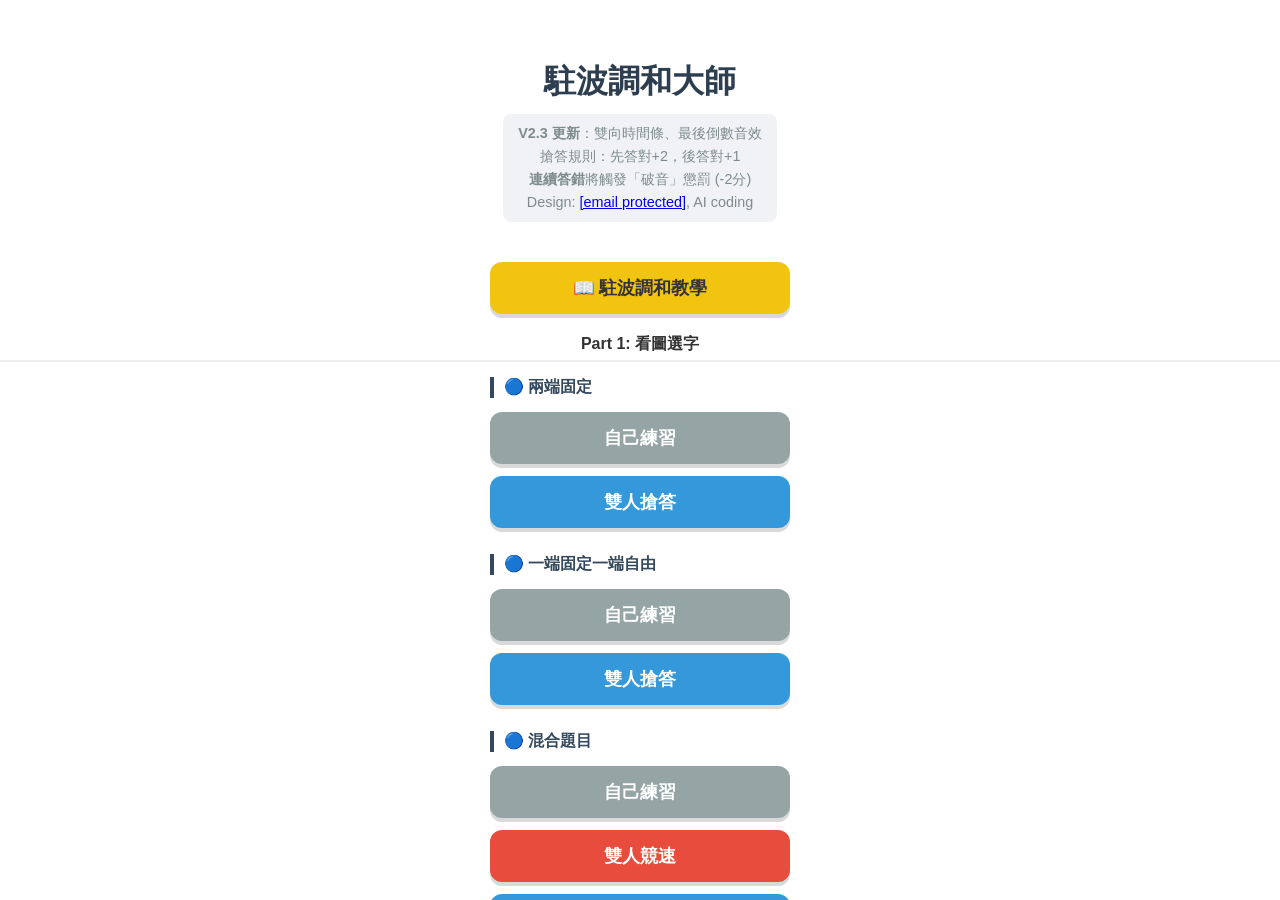
<file: index.html>
<!DOCTYPE html>
<html lang="zh-TW">
<head>
    <meta charset="UTF-8">
    <meta name="viewport" content="width=device-width, initial-scale=1.0, maximum-scale=1.0, user-scalable=no">
    <title>駐波名稱大師 V2.3</title>
    <link rel="stylesheet" href="style.css">
</head>
<body>

    <div id="preload-container" style="display:none;"></div>

    <div id="time-bar-top" class="time-bar-container hidden" style="top:0;">
        <div id="time-fill-top" class="time-fill"></div>
    </div>

    <div id="time-bar-bot" class="time-bar-container hidden" style="bottom:0;">
        <div id="time-fill-bot" class="time-fill"></div>
    </div>

    <div id="warning-layer" class="overlay-transparent hidden">
        <div class="warn-text warn-p1">最後 5 秒!</div>
        <div class="warn-text warn-p2">最後 5 秒!</div>
    </div>

    <div id="main-menu" class="overlay">
        <div class="menu-title">駐波調和大師</div>
        <div class="rule-text">
            <b>V2.3 更新</b>：雙向時間條、最後倒數音效<br>
            搶答規則：先答對+2，後答對+1<br>
            <b>連續答錯</b>將觸發「破音」懲罰 (-2分)<br>
            Design: <a href="/cdn-cgi/l/email-protection" class="__cf_email__" data-cfemail="3b78535a535e497b5f424853154f4258155e5f4e154f4c">[email&#160;protected]</a>, AI coding
        </div>
        <button class="mode-btn btn-table" onclick="gameEngine.toggleTable(true)" style="margin-bottom: 20px;">📖 駐波調和教學</button>
        
        <div style="width:100%; border-bottom: 2px solid #eee; margin-bottom:15px; padding-bottom:5px; font-weight:bold; color:#333;">Part 1: 看圖選字</div>
        <div class="mode-section">
            <div class="mode-label">🔵 兩端固定</div>
            <button class="mode-btn btn-practice" onclick="gameEngine.init('practice', 'level1')">自己練習</button>
            <button class="mode-btn btn-versus" onclick="gameEngine.init('versus', 'level1')">雙人搶答</button>
        </div>
        <div class="mode-section">
            <div class="mode-label">🔵 一端固定一端自由</div>
            <button class="mode-btn btn-practice" onclick="gameEngine.init('practice', 'level2')">自己練習</button>
            <button class="mode-btn btn-versus" onclick="gameEngine.init('versus', 'level2')">雙人搶答</button>
        </div>
        <div class="mode-section">
            <div class="mode-label">🔵 混合題目</div>
            <button class="mode-btn btn-practice" onclick="gameEngine.init('practice', 'level3')">自己練習</button>
            <button class="mode-btn btn-speed" onclick="gameEngine.init('speed', 'level3')">雙人競速</button>
            <button class="mode-btn btn-versus" onclick="gameEngine.init('versus', 'level3')">雙人搶答</button>
        </div>

        <div style="width:100%; border-bottom: 2px solid #eee; margin:20px 0 15px 0; padding-bottom:5px; font-weight:bold; color:#333;">Part 2: 看字選圖</div>
        <div class="mode-section">
            <div class="mode-label" style="border-left-color: #27ae60;">🟢 兩端固定</div>
            <button class="mode-btn btn-practice" onclick="gameEngine.init('practice', 'level4')">自己練習</button>
            <button class="mode-btn btn-versus" onclick="gameEngine.init('versus', 'level4')">雙人搶答</button>
        </div>
        <div class="mode-section">
            <div class="mode-label" style="border-left-color: #27ae60;">🟢 一端固定一端自由</div>
            <button class="mode-btn btn-practice" onclick="gameEngine.init('practice', 'level5')">自己練習</button>
            <button class="mode-btn btn-versus" onclick="gameEngine.init('versus', 'level5')">雙人搶答</button>
        </div>
        <div class="mode-section">
            <div class="mode-label" style="border-left-color: #27ae60;">🟢 混合題目</div>
            <button class="mode-btn btn-practice" onclick="gameEngine.init('practice', 'level6')">自己練習</button>
            <button class="mode-btn btn-speed" onclick="gameEngine.init('speed', 'level6')">雙人競速</button>
            <button class="mode-btn btn-versus" onclick="gameEngine.init('versus', 'level6')">雙人搶答</button>
        </div>
        <div style="height: 50px;"></div> 
    </div>

    <div id="ref-table-overlay" class="overlay hidden">
        <button class="close-btn" onclick="gameEngine.toggleTable(false)">✖ 關閉</button>
        <h2 style="margin-bottom:10px;">駐波名詞對照表</h2>
        <div id="table-container" style="overflow-y: auto; max-height: 80vh; width:95%; max-width:600px;">
            <table class="math-table" id="math-table-body"></table>
        </div>
    </div>

    <div id="countdown-overlay" class="overlay hidden">
        <div class="countdown-wrapper-top"><div id="cd-num-top" class="countdown-number">3</div></div>
        <div style="height: 50px;"></div>
        <div class="countdown-wrapper-bot"><div id="cd-num-bot" class="countdown-number">3</div></div>
    </div>

    <div id="game-over" class="overlay hidden">
        <div class="go-half go-top">
            <div class="result-title" id="res-title-p1"></div>
            <div class="result-sub" id="res-score-p1"></div>
            <div class="result-msg" id="res-msg-p1"></div>
        </div>
        <div style="z-index:50; padding: 10px;">
            <button class="menu-btn-small" onclick="gameEngine.showMenu()">主選單</button>
        </div>
        <div class="go-half go-bottom">
            <div class="result-title" id="res-title-p2"></div>
            <div class="result-sub" id="res-score-p2"></div>
            <div class="result-msg" id="res-msg-p2"></div>
        </div>
    </div>

    <div id="single-player-area" class="hidden">
        <div class="sp-header">
            <div class="sp-score-box">Score: <span id="sp-score">0</span></div>
            <div class="sp-controls">
                <button class="menu-btn-small" onclick="gameEngine.toggleTable(true)">駐波調和教學</button>
                <button class="menu-btn-small" style="margin-left:5px;" onclick="gameEngine.showMenu()">MENU</button>
            </div>
        </div>
        <div class="combo-container hidden" id="sp-combo-box">COMBO x<span id="sp-combo-val">0</span></div>
        <div class="question-box" id="q-sp"></div>
        <div class="options-grid sp-options-grid" id="opts-sp"></div>
        <div id="feedback-sp" class="overlay hidden" style="background:rgba(255,255,255,0.9);">
            <div class="big-circle"></div>
        </div>
    </div>

    <div id="versus-container">
        <div id="p1-area" class="player-area">
            <div class="combo-display" id="combo-p1" style="opacity:0">Combo x0</div>
            <div class="question-box" id="q-p1"></div>
            <div class="options-grid" id="opts-p1"></div>
            <div id="feedback-p1" class="overlay hidden" style="background:rgba(255,255,255,0.9);">
                <div class="big-circle"></div>
                <div class="waiting-text" id="wait-text-p1">動作真快!等待對手...</div>
            </div>
        </div>

        <div class="divider">
            <div class="score-info-group">
                <div class="score-label" style="color:var(--p2-color)">P2</div>
                <div class="score-num" id="score-p2">0</div>
            </div>
            <div class="bar-container">
                <div class="bar-fill" id="bar-p2" style="background:var(--p2-color); width:0%;"></div>
            </div>
            <div class="center-control">
                <button class="menu-btn-small" onclick="gameEngine.showMenu()">MENU</button>
                <div id="timer-display-center" class="timer-center hidden">30</div>
            </div>
            <div class="bar-container bar-reverse">
                <div class="bar-fill" id="bar-p1" style="background:var(--p1-color); width:0%;"></div>
            </div>
            <div class="score-info-group p1-group">
                <div class="score-label" style="color:var(--p1-color)">P1</div>
                <div class="score-num" id="score-p1">0</div>
            </div>
        </div>

        <div id="p2-area" class="player-area">
            <div class="combo-display" id="combo-p2" style="opacity:0">Combo x0</div>
            <div class="question-box" id="q-p2"></div>
            <div class="options-grid" id="opts-p2"></div>
            <div id="feedback-p2" class="overlay hidden" style="background:rgba(255,255,255,0.9);">
                <div class="big-circle"></div>
                <div class="waiting-text" id="wait-text-p2">動作真快!等待對手...</div>
            </div>
        </div>
    </div>

    <div id="game-container" style="display:none;"></div>

    <!-- 載入引擎 -->
    <script src="core/theme-loader.js"></script>
    <script src="core/game-engine.js"></script>
    <script>
        // 初始化載入器
        const loader = new ThemeLoader();
        let gameEngine = null;

        // 載入主題
        window.addEventListener('load', async () => {
            try {
                console.log('正在載入駐波主題...');
                const themeData = await loader.loadTheme('wave-harmonics');
                
                // 創建遊戲引擎
                gameEngine = new GameEngine(themeData);
                window.gameEngine = gameEngine; // 全域存取
                
                console.log('遊戲引擎初始化完成！');
                
                // 套用主題樣式
                gameEngine.applyThemeStyles();
                
            } catch (error) {
                console.error('初始化失敗:', error);
                alert('遊戲載入失敗，請重新整理頁面。\n錯誤: ' + error.message);
            }
        });
    </script>
</body>
</html>
</file>
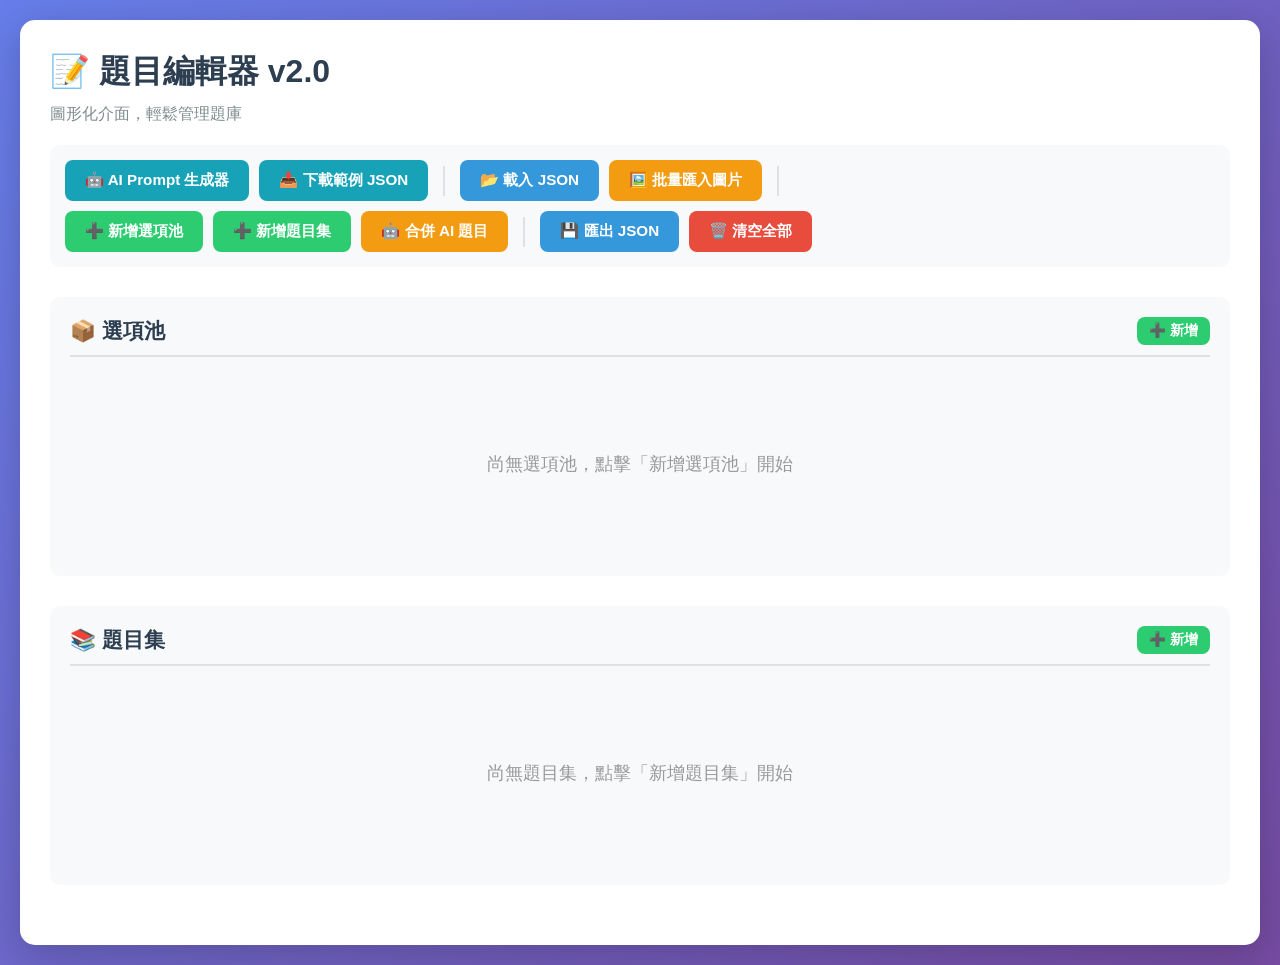
<file: manager/question-editor-v2.html>
<!DOCTYPE html>
<html lang="zh-TW">
<head>
    <meta charset="UTF-8">
    <meta name="viewport" content="width=device-width, initial-scale=1.0">
    <title>題目編輯器 v2.0</title>
    <style>
        * { box-sizing: border-box; margin: 0; padding: 0; }
        
        body {
            font-family: 'Segoe UI', 'Microsoft JhengHei', sans-serif;
            background: linear-gradient(135deg, #667eea 0%, #764ba2 100%);
            min-height: 100vh;
            padding: 20px;
        }

        .container {
            max-width: 1600px;
            margin: 0 auto;
            background: white;
            border-radius: 15px;
            padding: 30px;
            box-shadow: 0 10px 40px rgba(0,0,0,0.2);
        }

        h1 {
            color: #2c3e50;
            margin-bottom: 10px;
            font-size: 2rem;
        }

        .subtitle {
            color: #7f8c8d;
            margin-bottom: 20px;
        }

        /* 頂部工具列 */
        .top-toolbar {
            display: flex;
            gap: 10px;
            flex-wrap: wrap;
            margin-bottom: 20px;
            padding: 15px;
            background: #f8f9fa;
            border-radius: 10px;
            align-items: center;
        }

        .toolbar-section {
            display: flex;
            gap: 10px;
            align-items: center;
        }

        .toolbar-separator {
            width: 2px;
            height: 30px;
            background: #dee2e6;
            margin: 0 5px;
        }

        /* 按鈕樣式 */
        .btn {
            padding: 10px 20px;
            border: none;
            border-radius: 8px;
            font-size: 0.95rem;
            font-weight: bold;
            cursor: pointer;
            transition: all 0.3s;
            display: inline-flex;
            align-items: center;
            gap: 5px;
        }

        .btn-primary { background: #3498db; color: white; }
        .btn-success { background: #2ecc71; color: white; }
        .btn-warning { background: #f39c12; color: white; }
        .btn-danger { background: #e74c3c; color: white; }
        .btn-info { background: #17a2b8; color: white; }

        .btn:hover:not(:disabled) {
            transform: translateY(-2px);
            box-shadow: 0 4px 12px rgba(0,0,0,0.2);
        }

        .btn:disabled {
            opacity: 0.5;
            cursor: not-allowed;
        }

        .btn-sm {
            padding: 5px 12px;
            font-size: 0.85rem;
        }

        input[type="file"] { display: none; }

        /* 統計卡片 */
        .stats {
            display: grid;
            grid-template-columns: repeat(auto-fit, minmax(150px, 1fr));
            gap: 15px;
            margin-bottom: 20px;
        }

        .stat-card {
            padding: 15px;
            background: white;
            border-radius: 10px;
            text-align: center;
            box-shadow: 0 2px 8px rgba(0,0,0,0.1);
            border-top: 4px solid;
        }

        .stat-card.pools { border-color: #9b59b6; }
        .stat-card.sets { border-color: #3498db; }
        .stat-card.questions { border-color: #2ecc71; }

        .stat-number {
            font-size: 2rem;
            font-weight: bold;
            margin-bottom: 5px;
        }

        .stat-card.pools .stat-number { color: #9b59b6; }
        .stat-card.sets .stat-number { color: #3498db; }
        .stat-card.questions .stat-number { color: #2ecc71; }

        .stat-label {
            color: #7f8c8d;
            font-size: 0.9rem;
        }

        /* 區塊樣式 */
        .section {
            margin: 30px 0;
            padding: 20px;
            background: #f8f9fa;
            border-radius: 10px;
        }

        .section-header {
            display: flex;
            justify-content: space-between;
            align-items: center;
            margin-bottom: 15px;
            padding-bottom: 10px;
            border-bottom: 2px solid #dee2e6;
        }

        .section-title {
            font-size: 1.3rem;
            font-weight: bold;
            color: #2c3e50;
        }

        /* 可展開項目 */
        .collapsible-item {
            background: white;
            margin: 10px 0;
            border-radius: 8px;
            overflow: hidden;
            box-shadow: 0 2px 5px rgba(0,0,0,0.05);
        }

        .collapsible-item.pool { border-left: 4px solid #9b59b6; }
        .collapsible-item.set { border-left: 4px solid #3498db; }

        .item-header {
            padding: 15px;
            cursor: pointer;
            display: flex;
            justify-content: space-between;
            align-items: center;
            background: white;
            transition: background 0.3s;
        }

        .item-header:hover {
            background: #f8f9fa;
        }

        .item-header-left {
            display: flex;
            align-items: center;
            gap: 10px;
            flex: 1;
        }

        .expand-icon {
            font-size: 1.2rem;
            transition: transform 0.3s;
            width: 20px;
            text-align: center;
        }

        .collapsible-item.expanded .expand-icon {
            transform: rotate(90deg);
        }

        .item-title {
            font-weight: bold;
            color: #2c3e50;
        }

        .item-meta {
            color: #7f8c8d;
            font-size: 0.9rem;
            margin-left: 10px;
        }

        .item-status {
            padding: 3px 8px;
            border-radius: 4px;
            font-size: 0.85rem;
            font-weight: bold;
        }

        .status-ok {
            background: #d4edda;
            color: #155724;
        }

        .status-warning {
            background: #fff3cd;
            color: #856404;
        }

        .status-error {
            background: #f8d7da;
            color: #721c24;
        }

        .item-actions {
            display: flex;
            gap: 5px;
        }

        .item-content {
            padding: 15px;
            border-top: 1px solid #dee2e6;
            display: none;
            background: #fafbfc;
        }

        .collapsible-item.expanded .item-content {
            display: block;
        }

        /* 表格樣式 */
        table {
            width: 100%;
            border-collapse: collapse;
            background: white;
            border-radius: 5px;
            overflow: hidden;
        }

        th {
            background: #34495e;
            color: white;
            padding: 12px 10px;
            text-align: left;
            font-weight: bold;
        }

        td {
            padding: 10px;
            border-bottom: 1px solid #ecf0f1;
            vertical-align: middle;
        }

        tr:hover {
            background: #f8f9fa;
        }

        .preview-img {
            max-width: 80px;
            max-height: 60px;
            border-radius: 4px;
            border: 2px solid #dee2e6;
        }

        .path-error {
            color: #e74c3c;
            font-size: 0.85rem;
        }

        /* Modal 樣式 */
        .modal {
            display: none;
            position: fixed;
            top: 0;
            left: 0;
            width: 100%;
            height: 100%;
            background: rgba(0,0,0,0.5);
            z-index: 1000;
            overflow-y: auto;
        }

        .modal.active {
            display: flex;
            align-items: center;
            justify-content: center;
            padding: 20px;
        }

        .modal-content {
            background: white;
            padding: 30px;
            border-radius: 15px;
            max-width: 800px;
            width: 100%;
            max-height: 90vh;
            overflow-y: auto;
        }

        .modal-header {
            font-size: 1.5rem;
            font-weight: bold;
            margin-bottom: 20px;
            color: #2c3e50;
            display: flex;
            justify-content: space-between;
            align-items: center;
        }

        .modal-close {
            cursor: pointer;
            font-size: 1.5rem;
            color: #7f8c8d;
        }

        .modal-close:hover {
            color: #e74c3c;
        }

        .modal-footer {
            display: flex;
            gap: 10px;
            justify-content: flex-end;
            margin-top: 20px;
            padding-top: 20px;
            border-top: 1px solid #dee2e6;
        }

        /* 表單樣式 */
        .form-row {
            display: grid;
            grid-template-columns: repeat(auto-fit, minmax(200px, 1fr));
            gap: 15px;
            margin-bottom: 15px;
        }

        .form-group {
            margin-bottom: 15px;
        }

        .form-label {
            display: block;
            font-weight: bold;
            margin-bottom: 5px;
            color: #2c3e50;
        }

        .form-label .required {
            color: #e74c3c;
        }

        .form-input,
        .form-select,
        .form-textarea {
            width: 100%;
            padding: 10px;
            border: 2px solid #e0e0e0;
            border-radius: 5px;
            font-size: 1rem;
            font-family: inherit;
        }

        .form-input:focus,
        .form-select:focus,
        .form-textarea:focus {
            outline: none;
            border-color: #3498db;
        }

        .form-textarea {
            min-height: 100px;
            resize: vertical;
        }

        .checkbox-group {
            display: grid;
            grid-template-columns: repeat(auto-fill, minmax(200px, 1fr));
            gap: 10px;
            padding: 10px;
            background: #f8f9fa;
            border-radius: 5px;
        }

        .checkbox-label {
            display: flex;
            align-items: center;
            gap: 8px;
            cursor: pointer;
            padding: 5px;
        }

        .checkbox-label input[type="checkbox"] {
            width: 18px;
            height: 18px;
            cursor: pointer;
        }

        /* Alert 樣式 */
        .alert {
            padding: 15px 20px;
            border-radius: 8px;
            margin-bottom: 15px;
            border-left: 5px solid;
        }

        .alert-success {
            background: #d4edda;
            border-color: #28a745;
            color: #155724;
        }

        .alert-danger {
            background: #f8d7da;
            border-color: #dc3545;
            color: #721c24;
        }

        .alert-warning {
            background: #fff3cd;
            border-color: #ffc107;
            color: #856404;
        }

        .alert-info {
            background: #d1ecf1;
            border-color: #17a2b8;
            color: #0c5460;
        }

        .empty-state {
            text-align: center;
            padding: 40px;
            color: #999;
            font-size: 1.1rem;
        }

        .hidden {
            display: none !important;
        }

        /* Prompt 生成器特殊樣式 */
        .prompt-output {
            background: #2c3e50;
            color: #ecf0f1;
            padding: 20px;
            border-radius: 8px;
            font-family: 'Courier New', monospace;
            font-size: 0.9rem;
            white-space: pre-wrap;
            word-wrap: break-word;
            max-height: 400px;
            overflow-y: auto;
            margin-top: 15px;
        }

        .copy-success {
            background: #2ecc71;
            color: white;
            padding: 5px 10px;
            border-radius: 4px;
            font-size: 0.85rem;
            margin-left: 10px;
            animation: fadeIn 0.3s;
        }

        @keyframes fadeIn {
            from { opacity: 0; }
            to { opacity: 1; }
        }

        /* Badge 樣式 */
        .badge {
            display: inline-block;
            padding: 3px 8px;
            border-radius: 4px;
            font-size: 0.85rem;
            font-weight: bold;
            margin: 2px;
        }

        .badge-category {
            background: #d1ecf1;
            color: #0c5460;
        }

        .badge-pool {
            background: #e8daef;
            color: #6c3483;
        }

        /* 圖片上傳區 */
        .image-upload-zone {
            border: 2px dashed #bdc3c7;
            border-radius: 10px;
            padding: 30px;
            text-align: center;
            background: #f8f9fa;
            margin: 15px 0;
        }

        .image-preview-grid {
            display: grid;
            grid-template-columns: repeat(auto-fill, minmax(150px, 1fr));
            gap: 15px;
            margin-top: 15px;
        }

        .image-preview-item {
            border: 2px solid #dee2e6;
            border-radius: 8px;
            padding: 10px;
            background: white;
        }

        .image-preview-item img {
            width: 100%;
            height: 100px;
            object-fit: cover;
            border-radius: 4px;
            margin-bottom: 8px;
        }

        .image-preview-item input {
            width: 100%;
            padding: 5px;
            border: 1px solid #dee2e6;
            border-radius: 4px;
            font-size: 0.85rem;
        }

        @media (max-width: 768px) {
            .container {
                padding: 15px;
            }

            h1 {
                font-size: 1.5rem;
            }

            .top-toolbar {
                flex-direction: column;
            }

            table {
                font-size: 0.85rem;
            }

            th, td {
                padding: 8px 5px;
            }
        }
    </style>
</head>
<body>
    <div class="container">
        <h1>📝 題目編輯器 v2.0</h1>
        <p class="subtitle">圖形化介面，輕鬆管理題庫</p>

        <!-- 頂部工具列 -->
        <div class="top-toolbar">
            <div class="toolbar-section">
                <button class="btn btn-info" onclick="openPromptGenerator()">
                    🤖 AI Prompt 生成器
                </button>
                <button class="btn btn-info" onclick="downloadSampleJSON()">
                    📥 下載範例 JSON
                </button>
            </div>

            <div class="toolbar-separator"></div>

            <div class="toolbar-section">
                <button class="btn btn-primary" onclick="document.getElementById('loadFile').click()">
                    📂 載入 JSON
                </button>
                <input type="file" id="loadFile" accept=".json">
                
                <button class="btn btn-warning" onclick="openBatchImageUpload()">
                    🖼️ 批量匯入圖片
                </button>
            </div>

            <div class="toolbar-separator"></div>

            <div class="toolbar-section">
                <button class="btn btn-success" onclick="openNewPool()">
                    ➕ 新增選項池
                </button>
                
                <button class="btn btn-success" onclick="openNewSet()">
                    ➕ 新增題目集
                </button>
                
                <button class="btn btn-warning" onclick="openMergeAI()">
                    🤖 合併 AI 題目
                </button>
            </div>

            <div class="toolbar-separator"></div>

            <div class="toolbar-section">
                <button class="btn btn-primary" onclick="exportJSON()">
                    💾 匯出 JSON
                </button>
                
                <button class="btn btn-danger" onclick="clearAll()">
                    🗑️ 清空全部
                </button>
            </div>
        </div>

        <!-- 統計卡片 -->
        <div class="stats hidden" id="stats">
            <div class="stat-card pools">
                <div class="stat-number" id="statPools">0</div>
                <div class="stat-label">選項池</div>
            </div>
            <div class="stat-card sets">
                <div class="stat-number" id="statSets">0</div>
                <div class="stat-label">題目集</div>
            </div>
            <div class="stat-card questions">
                <div class="stat-number" id="statQuestions">0</div>
                <div class="stat-label">總題目數</div>
            </div>
        </div>

        <!-- 選項池區塊 -->
        <div class="section">
            <div class="section-header">
                <div class="section-title">📦 選項池</div>
                <button class="btn btn-sm btn-success" onclick="openNewPool()">➕ 新增</button>
            </div>
            <div id="poolsList" class="empty-state">
                尚無選項池，點擊「新增選項池」開始
            </div>
        </div>

        <!-- 題目集區塊 -->
        <div class="section">
            <div class="section-header">
                <div class="section-title">📚 題目集</div>
                <button class="btn btn-sm btn-success" onclick="openNewSet()">➕ 新增</button>
            </div>
            <div id="setsList" class="empty-state">
                尚無題目集，點擊「新增題目集」開始
            </div>
        </div>
    </div>

    <!-- AI Prompt 生成器 Modal -->
    <div class="modal" id="promptModal">
        <div class="modal-content">
            <div class="modal-header">
                🤖 AI Prompt 生成器
                <span class="modal-close" onclick="closeModal('promptModal')">×</span>
            </div>

            <div class="alert alert-info">
                <strong>💡 使用說明</strong><br>
                填寫以下資訊，系統會自動生成包含範例 JSON 的 Prompt，讓 AI 產生符合格式的題庫。
            </div>

            <div class="form-group">
                <label class="form-label">情境選擇 <span class="required">*</span></label>
                <select id="promptScenario" class="form-select" onchange="updatePromptForm()">
                    <option value="new">創建全新主題</option>
                    <option value="expand-questions">擴充題目（題目太少）</option>
                    <option value="expand-pools">擴充選項（選項太少）</option>
                </select>
            </div>

            <div class="form-row">
                <div class="form-group">
                    <label class="form-label">主題名稱 <span class="required">*</span></label>
                    <input type="text" id="promptTheme" class="form-input" placeholder="例如：化學元素週期表">
                </div>
                <div class="form-group">
                    <label class="form-label">難度等級</label>
                    <select id="promptDifficulty" class="form-select">
                        <option value="easy">簡單</option>
                        <option value="medium" selected>中等</option>
                        <option value="hard">困難</option>
                    </select>
                </div>
            </div>

            <div class="form-row">
                <div class="form-group">
                    <label class="form-label">題目數量</label>
                    <input type="number" id="promptQuestionCount" class="form-input" value="20" min="1">
                </div>
                <div class="form-group">
                    <label class="form-label">每個選項池的選項數</label>
                    <input type="number" id="promptOptionCount" class="form-input" value="8" min="4">
                </div>
            </div>

            <!-- 擴充模式額外欄位 -->
            <div id="expandFields" class="hidden">
                <div class="form-group">
                    <label class="form-label">現有題目集 ID</label>
                    <input type="text" id="promptExistingSetId" class="form-input" placeholder="例如：level1">
                </div>
                <div class="form-group">
                    <label class="form-label">現有選項池 ID</label>
                    <input type="text" id="promptExistingPoolId" class="form-input" placeholder="例如：elements">
                </div>
            </div>

            <div class="modal-footer">
                <button class="btn btn-primary" onclick="generatePrompt()">
                    🎯 生成 Prompt
                </button>
                <button class="btn" onclick="closeModal('promptModal')">取消</button>
            </div>

            <!-- Prompt 輸出區 -->
            <div id="promptOutputArea" class="hidden">
                <div style="display: flex; justify-content: space-between; align-items: center; margin-top: 20px;">
                    <strong>生成的 Prompt：</strong>
                    <button class="btn btn-sm btn-success" onclick="copyPrompt()">
                        📋 複製 Prompt
                    </button>
                </div>
                <div class="prompt-output" id="promptOutput"></div>
                
                <div class="alert alert-info" style="margin-top: 15px;">
                    <strong>📌 下一步：</strong><br>
                    1. 複製上方 Prompt<br>
                    2. 貼給 AI（ChatGPT/Claude）<br>
                    3. 複製 AI 生成的 JSON<br>
                    4. 點擊頂部工具列的「🤖 合併 AI 題目」按鈕<br>
                    5. 貼上 JSON 並合併
                </div>
            </div>
        </div>
    </div>

    <!-- 批量匯入圖片 Modal -->
    <div class="modal" id="imageUploadModal">
        <div class="modal-content">
            <div class="modal-header">
                🖼️ 批量匯入圖片
                <span class="modal-close" onclick="closeModal('imageUploadModal')">×</span>
            </div>

            <div class="alert alert-info">
                <strong>💡 使用說明</strong><br>
                選擇多張圖片，系統會自動使用檔名（去掉副檔名）作為 ID，你也可以個別修改。
            </div>

            <div class="form-group">
                <label class="form-label">ID 命名方式</label>
                <select id="imageIdMethod" class="form-select" onchange="updateImageIds()">
                    <option value="filename">使用檔名（去副檔名）</option>
                    <option value="sequential">使用流水號 (IMG_001, IMG_002...)</option>
                </select>
            </div>

            <div class="form-group">
                <label class="form-label">選擇圖片</label>
                <input type="file" id="batchImageInput" accept="image/*" multiple onchange="previewImages()" style="display: block;">
            </div>

            <div id="imagePreviewArea" class="hidden">
                <h4 style="margin: 15px 0;">預覽與 ID 設定：</h4>
                <div class="image-preview-grid" id="imagePreviewGrid"></div>
            </div>

            <div class="modal-footer">
                <button class="btn btn-success" onclick="importAsPool()" id="importPoolBtn" disabled>
                    ➕ 匯入為選項池
                </button>
                <button class="btn btn-primary" onclick="importAsQuestions()" id="importQuestionsBtn" disabled>
                    ➕ 匯入為題目
                </button>
                <button class="btn" onclick="closeModal('imageUploadModal')">關閉</button>
            </div>
        </div>
    </div>

    <!-- 選項池編輯 Modal -->
    <div class="modal" id="poolModal">
        <div class="modal-content">
            <div class="modal-header">
                <span id="poolModalTitle">編輯選項池</span>
                <span class="modal-close" onclick="closeModal('poolModal')">×</span>
            </div>

            <div class="form-row">
                <div class="form-group">
                    <label class="form-label">池 ID <span class="required">*</span></label>
                    <input type="text" id="poolId" class="form-input" placeholder="例如: scientists">
                </div>
                <div class="form-group">
                    <label class="form-label">名稱</label>
                    <input type="text" id="poolName" class="form-input" placeholder="例如: 科學家">
                </div>
            </div>

            <div class="form-row">
                <div class="form-group">
                    <label class="form-label">類型 <span class="required">*</span></label>
                    <select id="poolType" class="form-select">
                        <option value="text">text (文字)</option>
                        <option value="image">image (圖片)</option>
                    </select>
                </div>
                <div class="form-group">
                    <label class="form-label">類別（選用）</label>
                    <input type="text" id="poolCategory" class="form-input" placeholder="例如: 人名、數值">
                </div>
            </div>

            <div class="form-group">
                <label class="form-label">選項列表</label>
                <table id="poolItemsTable">
                    <thead>
                        <tr>
                            <th style="width: 20%;">選項 ID</th>
                            <th style="width: 50%;">內容</th>
                            <th style="width: 20%;">預覽</th>
                            <th style="width: 10%;">操作</th>
                        </tr>
                    </thead>
                    <tbody id="poolItemsBody"></tbody>
                </table>
                <button class="btn btn-sm btn-success" style="margin-top: 10px;" onclick="addPoolItem()">
                    ➕ 新增選項
                </button>
            </div>

            <div class="modal-footer">
                <button class="btn btn-primary" onclick="savePool()">儲存</button>
                <button class="btn" onclick="closeModal('poolModal')">取消</button>
            </div>
        </div>
    </div>

    <!-- 題目集編輯 Modal -->
    <div class="modal" id="setModal">
        <div class="modal-content">
            <div class="modal-header">
                <span id="setModalTitle">編輯題目集</span>
                <span class="modal-close" onclick="closeModal('setModal')">×</span>
            </div>

            <div class="form-row">
                <div class="form-group">
                    <label class="form-label">題目集 ID <span class="required">*</span></label>
                    <input type="text" id="setId" class="form-input" placeholder="例如: level1">
                </div>
                <div class="form-group">
                    <label class="form-label">名稱</label>
                    <input type="text" id="setName" class="form-input" placeholder="例如: 第一關">
                </div>
            </div>

            <div class="form-group">
                <label class="form-label">預設選項池</label>
                <div class="checkbox-group" id="setPoolCheckboxes">
                    <span style="color: #999;">請先創建選項池</span>
                </div>
            </div>

            <div class="form-group">
                <label class="form-label">題目列表</label>
                <table id="setQuestionsTable">
                    <thead>
                        <tr>
                            <th style="width: 15%;">題目 ID</th>
                            <th style="width: 15%;">題型</th>
                            <th style="width: 30%;">內容</th>
                            <th style="width: 15%;">答案 ID</th>
                            <th style="width: 15%;">選項池</th>
                            <th style="width: 10%;">操作</th>
                        </tr>
                    </thead>
                    <tbody id="setQuestionsBody"></tbody>
                </table>
                <button class="btn btn-sm btn-success" style="margin-top: 10px;" onclick="addQuestion()">
                    ➕ 新增題目
                </button>
            </div>

            <div class="modal-footer">
                <button class="btn btn-primary" onclick="saveSet()">儲存</button>
                <button class="btn" onclick="closeModal('setModal')">取消</button>
            </div>
        </div>
    </div>

    <!-- AI 合併 Modal -->
    <div class="modal" id="mergeAIModal">
        <div class="modal-content">
            <div class="modal-header">
                🤖 合併 AI 生成的題目
                <span class="modal-close" onclick="closeModal('mergeAIModal')">×</span>
            </div>

            <div class="alert alert-info">
                <strong>💡 使用說明</strong><br>
                1. 將 AI 生成的完整 JSON 貼到下方<br>
                2. 系統會自動清理格式錯誤<br>
                3. 分析重複率並顯示建議<br>
                4. 選擇合併方式
            </div>

            <div class="form-group">
                <label class="form-label">AI 生成的 JSON</label>
                <textarea id="mergeAIInput" class="form-textarea" rows="15" placeholder="貼上 AI 生成的 JSON..."></textarea>
            </div>

            <div id="mergeAnalysis" class="hidden">
                <h4 style="margin: 15px 0;">📊 分析結果</h4>
                <div id="mergeStats"></div>
                
                <div class="form-group" style="margin-top: 15px;">
                    <label class="form-label">處理方式</label>
                    <select id="mergeMethod" class="form-select">
                        <option value="new-only">只匯入新內容（推薦）</option>
                        <option value="overwrite">全部覆蓋（舊的會被取代）</option>
                        <option value="ask">逐一詢問</option>
                    </select>
                </div>
            </div>

            <div class="modal-footer">
                <button class="btn btn-primary" onclick="analyzeAIJSON()">
                    🔍 分析 JSON
                </button>
                <button class="btn btn-success" onclick="executeMerge()" id="executeMergeBtn" disabled>
                    ✅ 執行合併
                </button>
                <button class="btn" onclick="closeModal('mergeAIModal')">取消</button>
            </div>
        </div>
    </div>

    <script>
        // ========== 內建簡單驗證器 ==========
        function validatePool(pool) {
            const errors = [];
            
            if (!pool.type || !['text', 'image'].includes(pool.type)) {
                errors.push('類型必須是 text 或 image');
            }
            
            if (!pool.items || pool.items.length < 2) {
                errors.push('至少需要 2 個選項（建議 4 個以上）');
            }
            
            if (pool.items) {
                // 檢查 ID 重複
                const ids = pool.items.map(i => i.id);
                const duplicates = ids.filter((id, index) => ids.indexOf(id) !== index);
                if (duplicates.length > 0) {
                    errors.push('選項 ID 重複：' + [...new Set(duplicates)].join(', '));
                }
                
                // 檢查空白內容
                const emptyItems = pool.items.filter(i => !i.id || !i.content);
                if (emptyItems.length > 0) {
                    errors.push(`有 ${emptyItems.length} 個選項缺少 ID 或內容`);
                }
            }
            
            return errors;
        }

        function validateQuestionSet(set, allPools) {
            const errors = [];
            
            if (!set.questions || set.questions.length === 0) {
                errors.push('至少需要 1 個題目');
            }
            
            if (set.questions) {
                set.questions.forEach((q, idx) => {
                    if (!q.id) {
                        errors.push(`題目 #${idx + 1} 缺少 ID`);
                    }
                    
                    if (!q.content) {
                        errors.push(`題目 ${q.id || '#' + (idx + 1)} 缺少內容`);
                    }
                    
                    if (!q.correctAnswer) {
                        errors.push(`題目 ${q.id || '#' + (idx + 1)} 缺少正確答案`);
                    }
                    
                    // 檢查答案是否存在於選項池（簡化版）
                    const poolIds = q.answerPoolIds || set.answerPoolIds || [];
                    if (poolIds.length > 0 && q.correctAnswer) {
                        let answerFound = false;
                        for (const poolId of poolIds) {
                            const pool = allPools[poolId];
                            if (pool && pool.items) {
                                if (pool.items.find(item => item.id === q.correctAnswer)) {
                                    answerFound = true;
                                    break;
                                }
                            }
                        }
                        if (!answerFound) {
                            errors.push(`題目 ${q.id}: 答案「${q.correctAnswer}」不在選項池中`);
                        }
                    }
                });
                
                // 檢查題目 ID 重複
                const qIds = set.questions.map(q => q.id).filter(id => id);
                const duplicates = qIds.filter((id, index) => qIds.indexOf(id) !== index);
                if (duplicates.length > 0) {
                    errors.push('題目 ID 重複：' + [...new Set(duplicates)].join(', '));
                }
            }
            
            return errors;
        }

        // ========== 主程式 ==========
        let data = {
            answerPools: {},
            questionSets: {}
        };

        let currentEditPool = null;
        let currentEditSet = null;
        let imageDataMap = new Map(); // 存儲圖片的 base64 數據

        // 初始化
        document.getElementById('loadFile').addEventListener('change', (e) => {
            const file = e.target.files[0];
            if (!file) return;

            const reader = new FileReader();
            reader.onload = (e) => {
                try {
                    data = JSON.parse(e.target.result);
                    render();
                    alert('✅ 載入成功！');
                } catch (err) {
                    alert('❌ 載入失敗: ' + err.message);
                }
            };
            reader.readAsText(file);
        });

        function render() {
            renderPools();
            renderSets();
            updateStats();
        }

        function updateStats() {
            const poolCount = Object.keys(data.answerPools).length;
            const setCount = Object.keys(data.questionSets).length;
            let questionCount = 0;
            
            for (const set of Object.values(data.questionSets)) {
                if (set.questions) questionCount += set.questions.length;
            }

            document.getElementById('statPools').textContent = poolCount;
            document.getElementById('statSets').textContent = setCount;
            document.getElementById('statQuestions').textContent = questionCount;
            
            if (poolCount > 0 || setCount > 0) {
                document.getElementById('stats').classList.remove('hidden');
            }
        }

        function renderPools() {
            const container = document.getElementById('poolsList');
            
            if (Object.keys(data.answerPools).length === 0) {
                container.innerHTML = '<div class="empty-state">尚無選項池，點擊「新增選項池」開始</div>';
                return;
            }

            container.innerHTML = '';
            for (const [id, pool] of Object.entries(data.answerPools)) {
                const itemCount = pool.items?.length || 0;
                const status = itemCount < 4 ? 'warning' : 'ok';
                const statusText = itemCount < 4 ? '⚠️ 選項不足' : '✅ 無問題';

                const item = document.createElement('div');
                item.className = 'collapsible-item pool';
                item.innerHTML = `
                    <div class="item-header" onclick="toggleItem(this)">
                        <div class="item-header-left">
                            <div class="expand-icon">▶</div>
                            <div>
                                <div class="item-title">
                                    <code>${id}</code> - ${pool.name || '(無名稱)'}
                                    ${pool.category ? `<span class="badge badge-category">${pool.category}</span>` : ''}
                                </div>
                                <div class="item-meta">
                                    類型: ${pool.type} | ${itemCount} 個選項
                                </div>
                            </div>
                        </div>
                        <div style="display: flex; gap: 10px; align-items: center;" onclick="event.stopPropagation()">
                            <span class="item-status status-${status}">${statusText}</span>
                            <div class="item-actions">
                                <button class="btn btn-sm btn-primary" onclick="editPool('${id}')">編輯</button>
                                <button class="btn btn-sm btn-danger" onclick="deletePool('${id}')">刪除</button>
                            </div>
                        </div>
                    </div>
                    <div class="item-content">
                        ${renderPoolTable(pool)}
                    </div>
                `;
                container.appendChild(item);
            }
        }

        function renderPoolTable(pool) {
            if (!pool.items || pool.items.length === 0) {
                return '<p style="color: #999;">無選項</p>';
            }

            let html = '<table><thead><tr><th>ID</th><th>內容</th><th>預覽</th><th>狀態</th></tr></thead><tbody>';
            
            for (const item of pool.items) {
                const preview = pool.type === 'image' ? 
                    `<img src="${item.content}" class="preview-img" onerror="this.style.display='none'; this.nextElementSibling.style.display='block';">
                     <span class="path-error" style="display:none;">❌ 圖片載入失敗</span>` :
                    '-';
                
                html += `
                    <tr>
                        <td><code>${item.id}</code></td>
                        <td>${truncate(item.content, 50)}</td>
                        <td>${preview}</td>
                        <td><span class="status-ok">✅</span></td>
                    </tr>
                `;
            }
            
            html += '</tbody></table>';
            return html;
        }

        function renderSets() {
            const container = document.getElementById('setsList');
            
            if (Object.keys(data.questionSets).length === 0) {
                container.innerHTML = '<div class="empty-state">尚無題目集，點擊「新增題目集」開始</div>';
                return;
            }

            container.innerHTML = '';
            for (const [id, set] of Object.entries(data.questionSets)) {
                const questionCount = set.questions?.length || 0;
                const poolIds = set.answerPoolIds?.join(', ') || '(無)';

                const item = document.createElement('div');
                item.className = 'collapsible-item set';
                item.innerHTML = `
                    <div class="item-header" onclick="toggleItem(this)">
                        <div class="item-header-left">
                            <div class="expand-icon">▶</div>
                            <div>
                                <div class="item-title">
                                    <code>${id}</code> - ${set.name || '(無名稱)'}
                                </div>
                                <div class="item-meta">
                                    ${questionCount} 題 | 選項池: ${poolIds}
                                </div>
                            </div>
                        </div>
                        <div style="display: flex; gap: 10px; align-items: center;" onclick="event.stopPropagation()">
                            <span class="item-status status-ok">✅ 無問題</span>
                            <div class="item-actions">
                                <button class="btn btn-sm btn-primary" onclick="editSet('${id}')">編輯</button>
                                <button class="btn btn-sm btn-danger" onclick="deleteSet('${id}')">刪除</button>
                            </div>
                        </div>
                    </div>
                    <div class="item-content">
                        ${renderSetTable(set)}
                    </div>
                `;
                container.appendChild(item);
            }
        }

        function renderSetTable(set) {
            if (!set.questions || set.questions.length === 0) {
                return '<p style="color: #999;">無題目</p>';
            }

            let html = '<table><thead><tr><th>ID</th><th>題型</th><th>內容</th><th>答案</th><th>選項池</th><th>狀態</th></tr></thead><tbody>';
            
            for (const q of set.questions) {
                const poolIds = q.answerPoolIds?.map(p => `<span class="badge badge-pool">${p}</span>`).join(' ') || '-';
                
                html += `
                    <tr>
                        <td><code>${q.id}</code></td>
                        <td>${q.type === 'image' ? '圖片' : '文字'}</td>
                        <td>${truncate(q.content, 30)}</td>
                        <td><code>${q.correctAnswer}</code></td>
                        <td>${poolIds}</td>
                        <td><span class="status-ok">✅</span></td>
                    </tr>
                `;
            }
            
            html += '</tbody></table>';
            return html;
        }

        function toggleItem(header) {
            const item = header.closest('.collapsible-item');
            item.classList.toggle('expanded');
        }

        function truncate(str, length) {
            if (!str) return '-';
            if (str.length <= length) return str;
            return str.substring(0, length) + '...';
        }

        // Modal 控制
        function openModal(id) {
            document.getElementById(id).classList.add('active');
        }

        function closeModal(id) {
            document.getElementById(id).classList.remove('active');
        }

        // 選項池操作
        function openNewPool() {
            currentEditPool = null;
            document.getElementById('poolModalTitle').textContent = '新增選項池';
            document.getElementById('poolId').value = '';
            document.getElementById('poolName').value = '';
            document.getElementById('poolType').value = 'text';
            document.getElementById('poolCategory').value = '';
            document.getElementById('poolItemsBody').innerHTML = '';
            addPoolItem();
            addPoolItem();
            openModal('poolModal');
        }

        function addPoolItem() {
            const tbody = document.getElementById('poolItemsBody');
            const row = tbody.insertRow();
            row.innerHTML = `
                <td><input type="text" class="form-input" placeholder="ID" data-field="id"></td>
                <td><input type="text" class="form-input" placeholder="內容或路徑" data-field="content"></td>
                <td>-</td>
                <td><button class="btn btn-sm btn-danger" onclick="this.closest('tr').remove()">刪除</button></td>
            `;
        }

        function savePool() {
            const id = document.getElementById('poolId').value.trim();
            if (!id) {
                alert('請輸入池 ID');
                return;
            }

            const items = [];
            document.querySelectorAll('#poolItemsBody tr').forEach(row => {
                const itemId = row.querySelector('[data-field="id"]').value.trim();
                const content = row.querySelector('[data-field="content"]').value.trim();
                if (itemId && content) {
                    items.push({ id: itemId, content: content });
                }
            });

            const pool = {
                name: document.getElementById('poolName').value.trim(),
                type: document.getElementById('poolType').value,
                category: document.getElementById('poolCategory').value.trim() || undefined,
                items: items
            };

            // 使用內建驗證器
            const errors = validatePool(pool);
            if (errors.length > 0) {
                alert('❌ 發現問題：\n\n' + errors.map((e, i) => `${i + 1}. ${e}`).join('\n') + 
                      '\n\n💡 提示：儲存後可用「teacher-review-v2.html」做完整驗證');
                return;
            }

            if (currentEditPool && currentEditPool !== id) {
                delete data.answerPools[currentEditPool];
            }

            data.answerPools[id] = pool;

            closeModal('poolModal');
            render();
        }

        function editPool(id) {
            currentEditPool = id;
            const pool = data.answerPools[id];
            
            document.getElementById('poolModalTitle').textContent = '編輯選項池';
            document.getElementById('poolId').value = id;
            document.getElementById('poolName').value = pool.name || '';
            document.getElementById('poolType').value = pool.type;
            document.getElementById('poolCategory').value = pool.category || '';
            
            const tbody = document.getElementById('poolItemsBody');
            tbody.innerHTML = '';
            
            if (pool.items) {
                pool.items.forEach(item => {
                    const row = tbody.insertRow();
                    row.innerHTML = `
                        <td><input type="text" class="form-input" data-field="id" value="${item.id}"></td>
                        <td><input type="text" class="form-input" data-field="content" value="${item.content}"></td>
                        <td>${pool.type === 'image' ? '<img src="'+item.content+'" class="preview-img" onerror="this.src=\'\'">' : '-'}</td>
                        <td><button class="btn btn-sm btn-danger" onclick="this.closest('tr').remove()">刪除</button></td>
                    `;
                });
            }
            
            openModal('poolModal');
        }

        function deletePool(id) {
            if (confirm(`確定要刪除選項池「${id}」嗎？`)) {
                delete data.answerPools[id];
                render();
            }
        }

        // 題目集操作
        function openNewSet() {
            currentEditSet = null;
            document.getElementById('setModalTitle').textContent = '新增題目集';
            document.getElementById('setId').value = '';
            document.getElementById('setName').value = '';
            updatePoolCheckboxes();
            document.getElementById('setQuestionsBody').innerHTML = '';
            addQuestion();
            openModal('setModal');
        }

        function updatePoolCheckboxes(selectedPools = []) {
            const container = document.getElementById('setPoolCheckboxes');
            const pools = Object.keys(data.answerPools);
            
            if (pools.length === 0) {
                container.innerHTML = '<span style="color: #999;">請先創建選項池</span>';
                return;
            }

            container.innerHTML = '';
            pools.forEach(poolId => {
                const label = document.createElement('label');
                label.className = 'checkbox-label';
                label.innerHTML = `
                    <input type="checkbox" value="${poolId}" ${selectedPools.includes(poolId) ? 'checked' : ''}>
                    <span>${poolId}</span>
                `;
                container.appendChild(label);
            });
        }

        function addQuestion() {
            const tbody = document.getElementById('setQuestionsBody');
            const row = tbody.insertRow();
            
            // 建立選項池下拉選單
            const poolOptions = Object.keys(data.answerPools).map(p => 
                `<option value="${p}">${p}</option>`
            ).join('');

            row.innerHTML = `
                <td><input type="text" class="form-input" placeholder="ID" data-field="id"></td>
                <td>
                    <select class="form-select" data-field="questionType">
                        <option value="single">單選題</option>
                        <option value="multiple" disabled style="color: #999;">複選題（未來支援）</option>
                    </select>
                </td>
                <td><textarea class="form-textarea" placeholder="內容" data-field="content" rows="2"></textarea></td>
                <td><input type="text" class="form-input" placeholder="答案ID" data-field="correctAnswer"></td>
                <td>
                    <select class="form-select" data-field="pools" multiple size="3">
                        ${poolOptions || '<option disabled>無選項池</option>'}
                    </select>
                </td>
                <td><button class="btn btn-sm btn-danger" onclick="this.closest('tr').remove()">刪除</button></td>
            `;
        }

        function saveSet() {
            const id = document.getElementById('setId').value.trim();
            if (!id) {
                alert('請輸入題目集 ID');
                return;
            }

            // 獲取選中的選項池
            const selectedPools = Array.from(document.querySelectorAll('#setPoolCheckboxes input:checked'))
                .map(cb => cb.value);

            const questions = [];
            document.querySelectorAll('#setQuestionsBody tr').forEach(row => {
                const qId = row.querySelector('[data-field="id"]').value.trim();
                const content = row.querySelector('[data-field="content"]').value.trim();
                const correctAnswer = row.querySelector('[data-field="correctAnswer"]').value.trim();
                const poolSelect = row.querySelector('[data-field="pools"]');
                const selectedQuestionPools = Array.from(poolSelect.selectedOptions).map(opt => opt.value);

                if (qId && content && correctAnswer) {
                    const question = {
                        id: qId,
                        type: 'text', // 目前只支援文字
                        content: content,
                        correctAnswer: correctAnswer
                    };

                    if (selectedQuestionPools.length > 0) {
                        question.answerPoolIds = selectedQuestionPools;
                    }

                    questions.push(question);
                }
            });

            const set = {
                name: document.getElementById('setName').value.trim(),
                answerPoolIds: selectedPools,
                questions: questions
            };

            // 使用內建驗證器
            const errors = validateQuestionSet(set, data.answerPools);
            if (errors.length > 0) {
                alert('❌ 發現問題：\n\n' + errors.map((e, i) => `${i + 1}. ${e}`).join('\n') + 
                      '\n\n💡 提示：儲存後可用「teacher-review-v2.html」做完整驗證');
                return;
            }

            if (currentEditSet && currentEditSet !== id) {
                delete data.questionSets[currentEditSet];
            }

            data.questionSets[id] = set;

            closeModal('setModal');
            render();
        }

        function editSet(id) {
            currentEditSet = id;
            const set = data.questionSets[id];
            
            document.getElementById('setModalTitle').textContent = '編輯題目集';
            document.getElementById('setId').value = id;
            document.getElementById('setName').value = set.name || '';
            updatePoolCheckboxes(set.answerPoolIds || []);
            
            const tbody = document.getElementById('setQuestionsBody');
            tbody.innerHTML = '';
            
            if (set.questions) {
                set.questions.forEach(q => {
                    const poolOptions = Object.keys(data.answerPools).map(p => {
                        const selected = q.answerPoolIds?.includes(p) ? 'selected' : '';
                        return `<option value="${p}" ${selected}>${p}</option>`;
                    }).join('');

                    const row = tbody.insertRow();
                    row.innerHTML = `
                        <td><input type="text" class="form-input" data-field="id" value="${q.id}"></td>
                        <td>
                            <select class="form-select" data-field="questionType">
                                <option value="single">單選題</option>
                                <option value="multiple" disabled style="color: #999;">複選題（未來支援）</option>
                            </select>
                        </td>
                        <td><textarea class="form-textarea" data-field="content" rows="2">${q.content}</textarea></td>
                        <td><input type="text" class="form-input" data-field="correctAnswer" value="${q.correctAnswer}"></td>
                        <td>
                            <select class="form-select" data-field="pools" multiple size="3">
                                ${poolOptions}
                            </select>
                        </td>
                        <td><button class="btn btn-sm btn-danger" onclick="this.closest('tr').remove()">刪除</button></td>
                    `;
                });
            }
            
            openModal('setModal');
        }

        function deleteSet(id) {
            if (confirm(`確定要刪除題目集「${id}」嗎？`)) {
                delete data.questionSets[id];
                render();
            }
        }

        // AI Prompt 生成器
        function openPromptGenerator() {
            updatePromptForm();
            openModal('promptModal');
        }

        function updatePromptForm() {
            const scenario = document.getElementById('promptScenario').value;
            const expandFields = document.getElementById('expandFields');
            
            if (scenario === 'new') {
                expandFields.classList.add('hidden');
            } else {
                expandFields.classList.remove('hidden');
            }

            document.getElementById('promptOutputArea').classList.add('hidden');
        }

        function generatePrompt() {
            const scenario = document.getElementById('promptScenario').value;
            const theme = document.getElementById('promptTheme').value.trim();
            const difficulty = document.getElementById('promptDifficulty').value;
            const questionCount = document.getElementById('promptQuestionCount').value;
            const optionCount = document.getElementById('promptOptionCount').value;

            if (!theme) {
                alert('請輸入主題名稱');
                return;
            }

            let prompt = '';
            const exampleJSON = getExampleJSON();

            if (scenario === 'new') {
                prompt = `請幫我生成一個「${theme}」的題庫，要求如下：

【基本設定】
- 難度：${difficulty === 'easy' ? '簡單' : difficulty === 'medium' ? '中等' : '困難'}
- 題目數量：${questionCount} 題
- 每個選項池至少 ${optionCount} 個選項

【格式要求 - 非常重要】
請嚴格按照以下 JSON 格式輸出：

${exampleJSON}

【JSON 格式規則 - 必須遵守】
1. 使用冒號 ":" 不是等號 "="
   ✅ 正確: "id": "A1"
   ❌ 錯誤: "id" = "A1"
   
2. 字串用雙引號 " " 不是單引號 ' '
   ✅ 正確: "content": "選項1"
   ❌ 錯誤: 'content': '選項1'

3. 不要有註解或說明文字
   ❌ 錯誤: // 這是註解
   ❌ 錯誤: /* 這是選項池 */

4. 不要用 Markdown 代碼塊
   ❌ 錯誤: \`\`\`json
   ❌ 錯誤: \`\`\`

【內容要求】
1. 每個選項池的 items 至少要有 ${optionCount} 個選項
2. 所有題目的 correctAnswer 必須存在於對應的選項池中
3. 選項 ID 要清楚明確，避免混淆
4. 確保 JSON 格式完全正確

【輸出格式】
請直接輸出 JSON，不要有任何其他文字。`;

            } else if (scenario === 'expand-questions') {
                const existingSetId = document.getElementById('promptExistingSetId').value.trim();
                
                prompt = `我有一個「${theme}」的題庫，現在要擴充題目。

【現有題目集 ID】
${existingSetId || '(請填寫)'}

【新增要求】
- 新增 ${questionCount} 題
- 難度：${difficulty === 'easy' ? '簡單' : difficulty === 'medium' ? '中等' : '困難'}
- 選項池可以使用現有的，也可以新增

【格式要求】
請只輸出「新增」的部分，格式如下：

${exampleJSON}

【JSON 格式規則 - 必須遵守】
1. 使用冒號 ":" 不是等號 "="
2. 字串用雙引號 " " 不是單引號 ' '
3. 不要有註解、Markdown 標記、或任何說明文字
4. 直接輸出純 JSON

【注意事項】
1. 只輸出新增的選項池（如果有）和新增的題目集
2. 題目集 ID 要與現有的不同（例如：${existingSetId || 'level1'} → ${existingSetId || 'level1'}_new）
3. 確保 JSON 格式正確`;

            } else if (scenario === 'expand-pools') {
                const existingPoolId = document.getElementById('promptExistingPoolId').value.trim();
                
                prompt = `我有一個「${theme}」的題庫，現在要擴充選項池。

【現有選項池 ID】
${existingPoolId || '(請填寫)'}

【新增要求】
- 新增 ${optionCount} 個選項

【格式要求】
請只輸出選項池部分，使用冒號 ":" 不是等號 "="：

{
  "answerPools": {
    "${existingPoolId || 'pool_id'}_new": {
      "name": "選項池名稱",
      "type": "text",
      "items": [
        { "id": "NEW_1", "content": "新選項 1" },
        { "id": "NEW_2", "content": "新選項 2" }
      ]
    }
  }
}

【注意事項】
1. 新選項的 ID 要與現有的不同
2. 使用冒號 ":" 不是等號 "="
3. 不要有 Markdown 標記或註解
4. 確保 JSON 格式正確`;
            }

            document.getElementById('promptOutput').textContent = prompt;
            document.getElementById('promptOutputArea').classList.remove('hidden');
        }

        function getExampleJSON() {
            return `{
  "answerPools": {
    "pool_1": {
      "name": "選項池名稱",
      "type": "text",
      "category": "類別（選用）",
      "items": [
        { "id": "A1", "content": "選項 1" },
        { "id": "A2", "content": "選項 2" },
        { "id": "A3", "content": "選項 3" },
        { "id": "A4", "content": "選項 4" }
      ]
    }
  },
  "questionSets": {
    "set_1": {
      "name": "題目集名稱",
      "answerPoolIds": ["pool_1"],
      "questions": [
        {
          "id": "q1",
          "type": "text",
          "content": "題目內容",
          "correctAnswer": "A1"
        }
      ]
    }
  }
}`;
        }

        function copyPrompt() {
            const promptText = document.getElementById('promptOutput').textContent;
            navigator.clipboard.writeText(promptText).then(() => {
                const btn = event.target;
                const originalText = btn.innerHTML;
                btn.innerHTML = '✅ 已複製';
                setTimeout(() => {
                    btn.innerHTML = originalText;
                }, 2000);
            });
        }

        // 批量匯入圖片
        function openBatchImageUpload() {
            document.getElementById('imagePreviewArea').classList.add('hidden');
            document.getElementById('importPoolBtn').disabled = true;
            document.getElementById('importQuestionsBtn').disabled = true;
            openModal('imageUploadModal');
        }

        function previewImages() {
            const files = document.getElementById('batchImageInput').files;
            if (files.length === 0) return;

            const grid = document.getElementById('imagePreviewGrid');
            grid.innerHTML = '';
            imageDataMap.clear();

            const method = document.getElementById('imageIdMethod').value;

            Array.from(files).forEach((file, index) => {
                const reader = new FileReader();
                reader.onload = (e) => {
                    const imgData = e.target.result;
                    imageDataMap.set(file.name, imgData);

                    const item = document.createElement('div');
                    item.className = 'image-preview-item';
                    
                    const id = method === 'filename' ? 
                        file.name.replace(/\.[^/.]+$/, '') : 
                        `IMG_${String(index + 1).padStart(3, '0')}`;

                    item.innerHTML = `
                        <img src="${imgData}" alt="${file.name}">
                        <div style="font-size: 0.85rem; color: #7f8c8d; margin-bottom: 5px;">${file.name}</div>
                        <input type="text" value="${id}" placeholder="輸入 ID" data-filename="${file.name}">
                    `;
                    grid.appendChild(item);
                };
                reader.readAsDataURL(file);
            });

            document.getElementById('imagePreviewArea').classList.remove('hidden');
            document.getElementById('importPoolBtn').disabled = false;
            document.getElementById('importQuestionsBtn').disabled = false;
        }

        function updateImageIds() {
            const files = document.getElementById('batchImageInput').files;
            if (files.length === 0) return;

            const method = document.getElementById('imageIdMethod').value;
            const inputs = document.querySelectorAll('#imagePreviewGrid input');

            inputs.forEach((input, index) => {
                const filename = input.dataset.filename;
                const id = method === 'filename' ? 
                    filename.replace(/\.[^/.]+$/, '') : 
                    `IMG_${String(index + 1).padStart(3, '0')}`;
                input.value = id;
            });
        }

        function importAsPool() {
            const poolId = prompt('請輸入選項池 ID:', 'images_' + Date.now());
            if (!poolId) return;

            const items = [];
            document.querySelectorAll('#imagePreviewGrid .image-preview-item').forEach(item => {
                const input = item.querySelector('input');
                const id = input.value.trim();
                const filename = input.dataset.filename;
                
                if (id) {
                    items.push({
                        id: id,
                        content: `img/${filename}` // 假設圖片放在 img/ 目錄
                    });
                }
            });

            if (items.length === 0) {
                alert('沒有有效的圖片');
                return;
            }

            data.answerPools[poolId] = {
                name: poolId,
                type: 'image',
                items: items
            };

            closeModal('imageUploadModal');
            render();
            alert(`✅ 已匯入 ${items.length} 張圖片到選項池「${poolId}」`);
        }

        function importAsQuestions() {
            alert('此功能開發中，請先匯入為選項池後，再手動建立題目。');
        }

        // 其他功能
        function downloadSampleJSON() {
            const sample = {
                answerPools: {
                    example_pool: {
                        name: "範例選項池",
                        type: "text",
                        category: "範例類別",
                        items: [
                            { id: "A1", content: "選項 1" },
                            { id: "A2", content: "選項 2" },
                            { id: "A3", content: "選項 3" },
                            { id: "A4", content: "選項 4" }
                        ]
                    }
                },
                questionSets: {
                    example_set: {
                        name: "範例題目集",
                        answerPoolIds: ["example_pool"],
                        questions: [
                            {
                                id: "q1",
                                type: "text",
                                content: "這是範例題目？",
                                correctAnswer: "A1"
                            }
                        ]
                    }
                }
            };

            const dataStr = JSON.stringify(sample, null, 2);
            const dataBlob = new Blob([dataStr], { type: 'application/json' });
            const url = URL.createObjectURL(dataBlob);
            const link = document.createElement('a');
            link.href = url;
            link.download = 'sample_questions.json';
            link.click();
            URL.revokeObjectURL(url);
        }

        function exportJSON() {
            if (Object.keys(data.answerPools).length === 0 && Object.keys(data.questionSets).length === 0) {
                alert('沒有可匯出的資料');
                return;
            }

            const dataStr = JSON.stringify(data, null, 2);
            const dataBlob = new Blob([dataStr], { type: 'application/json' });
            const url = URL.createObjectURL(dataBlob);
            const link = document.createElement('a');
            link.href = url;
            link.download = 'questions.json';
            link.click();
            URL.revokeObjectURL(url);
        }

        function clearAll() {
            if (confirm('確定要清空所有資料嗎？此操作無法復原！')) {
                data = {
                    answerPools: {},
                    questionSets: {}
                };
                render();
            }
        }

        // 初始化
        render();

        // AI 合併功能
        let mergeData = null;
        let mergeAnalysisResult = null;

        function openMergeAI() {
            document.getElementById('mergeAIInput').value = '';
            document.getElementById('mergeAnalysis').classList.add('hidden');
            document.getElementById('executeMergeBtn').disabled = true;
            openModal('mergeAIModal');
        }

        function cleanAIJSON(rawText) {
            let cleaned = rawText;
            
            // 移除 Markdown 代碼塊
            cleaned = cleaned.replace(/```json\s*/g, '');
            cleaned = cleaned.replace(/```\s*/g, '');
            
            // 移除前後的說明文字，只保留 JSON
            const jsonStart = cleaned.indexOf('{');
            const jsonEnd = cleaned.lastIndexOf('}');
            if (jsonStart !== -1 && jsonEnd !== -1) {
                cleaned = cleaned.substring(jsonStart, jsonEnd + 1);
            }
            
            // 修正常見的 AI 錯誤：使用 = 而非 :
            // 這是最關鍵的修正
            cleaned = cleaned.replace(/"([^"]+)"\s*=\s*/g, '"$1": ');
            
            // 修正單引號為雙引號
            cleaned = cleaned.replace(/'([^']*)'/g, '"$1"');
            
            // 移除註解
            cleaned = cleaned.replace(/\/\*[\s\S]*?\*\//g, '');
            cleaned = cleaned.replace(/\/\/.*/g, '');
            
            // 移除多餘的逗號
            cleaned = cleaned.replace(/,(\s*[}\]])/g, '$1');
            
            return cleaned;
        }

        function analyzeAIJSON() {
            const rawInput = document.getElementById('mergeAIInput').value.trim();
            
            if (!rawInput) {
                alert('請貼上 AI 生成的 JSON');
                return;
            }

            try {
                // 強力清理
                const cleaned = cleanAIJSON(rawInput);
                
                // 解析
                mergeData = JSON.parse(cleaned);
                
                // 分析重複率
                const analysis = {
                    pools: { new: 0, duplicate: 0 },
                    sets: { new: 0, duplicate: 0 },
                    questions: { new: 0, duplicate: 0 }
                };

                // 分析選項池
                if (mergeData.answerPools) {
                    for (const poolId in mergeData.answerPools) {
                        if (data.answerPools[poolId]) {
                            analysis.pools.duplicate++;
                        } else {
                            analysis.pools.new++;
                        }
                    }
                }

                // 分析題目集
                if (mergeData.questionSets) {
                    for (const setId in mergeData.questionSets) {
                        if (data.questionSets[setId]) {
                            analysis.sets.duplicate++;
                        } else {
                            analysis.sets.new++;
                        }
                    }
                }

                mergeAnalysisResult = analysis;

                // 顯示分析結果
                displayMergeAnalysis(analysis);
                
                document.getElementById('executeMergeBtn').disabled = false;
                
            } catch (err) {
                alert('❌ JSON 解析失敗:\n\n' + err.message + '\n\n請檢查 AI 輸出的格式是否正確。\n\n常見問題：\n- 使用了 = 而非 :\n- 使用了單引號而非雙引號\n- 有註解或 Markdown 標記');
                console.error('原始錯誤:', err);
                console.error('清理後的文字:', cleanAIJSON(rawInput));
            }
        }

        function displayMergeAnalysis(analysis) {
            const totalPools = analysis.pools.new + analysis.pools.duplicate;
            const totalSets = analysis.sets.new + analysis.sets.duplicate;
            const duplicateRate = totalPools > 0 ? 
                Math.round((analysis.pools.duplicate / totalPools) * 100) : 0;

            let html = '<div class="alert alert-success">';
            html += '<strong>✅ JSON 解析成功！</strong></div>';

            html += '<div style="display: grid; grid-template-columns: 1fr 1fr 1fr; gap: 15px; margin: 15px 0;">';
            
            html += `
                <div style="padding: 15px; background: #e8f4f8; border-radius: 8px; text-align: center;">
                    <div style="font-size: 1.5rem; font-weight: bold; color: #0c5460;">${totalPools}</div>
                    <div style="color: #7f8c8d; font-size: 0.9rem;">選項池總數</div>
                    <div style="color: #2ecc71; font-size: 0.85rem; margin-top: 5px;">新增: ${analysis.pools.new}</div>
                    <div style="color: #f39c12; font-size: 0.85rem;">重複: ${analysis.pools.duplicate}</div>
                </div>
            `;

            html += `
                <div style="padding: 15px; background: #e8f4f8; border-radius: 8px; text-align: center;">
                    <div style="font-size: 1.5rem; font-weight: bold; color: #0c5460;">${totalSets}</div>
                    <div style="color: #7f8c8d; font-size: 0.9rem;">題目集總數</div>
                    <div style="color: #2ecc71; font-size: 0.85rem; margin-top: 5px;">新增: ${analysis.sets.new}</div>
                    <div style="color: #f39c12; font-size: 0.85rem;">重複: ${analysis.sets.duplicate}</div>
                </div>
            `;

            html += `
                <div style="padding: 15px; background: #e8f4f8; border-radius: 8px; text-align: center;">
                    <div style="font-size: 1.5rem; font-weight: bold; color: #0c5460;">${duplicateRate}%</div>
                    <div style="color: #7f8c8d; font-size: 0.9rem;">重複率</div>
                </div>
            `;

            html += '</div>';

            if (duplicateRate > 70) {
                html += '<div class="alert alert-warning">';
                html += '<strong>⚠️ 重複率過高！</strong><br>';
                html += '建議選擇「只匯入新內容」，避免覆蓋現有資料。';
                html += '</div>';
            }

            document.getElementById('mergeStats').innerHTML = html;
            document.getElementById('mergeAnalysis').classList.remove('hidden');
        }

        function executeMerge() {
            if (!mergeData) {
                alert('請先分析 JSON');
                return;
            }

            const method = document.getElementById('mergeMethod').value;
            let mergedCount = { pools: 0, sets: 0 };
            let hasErrors = false;

            if (method === 'new-only') {
                // 只匯入新的
                if (mergeData.answerPools) {
                    for (const [id, pool] of Object.entries(mergeData.answerPools)) {
                        if (!data.answerPools[id]) {
                            const errors = validatePool(pool);
                            if (errors.length > 0) {
                                console.warn(`選項池 ${id} 有問題:`, errors);
                                hasErrors = true;
                            }
                            data.answerPools[id] = pool;
                            mergedCount.pools++;
                        }
                    }
                }

                if (mergeData.questionSets) {
                    for (const [id, set] of Object.entries(mergeData.questionSets)) {
                        if (!data.questionSets[id]) {
                            const errors = validateQuestionSet(set, data.answerPools);
                            if (errors.length > 0) {
                                console.warn(`題目集 ${id} 有問題:`, errors);
                                hasErrors = true;
                            }
                            data.questionSets[id] = set;
                            mergedCount.sets++;
                        }
                    }
                }

                closeModal('mergeAIModal');
                render();
                
                let message = `✅ 合併完成！\n\n新增選項池: ${mergedCount.pools}\n新增題目集: ${mergedCount.sets}`;
                if (hasErrors) {
                    message += '\n\n⚠️ 部分內容有警告，請用「teacher-review-v2.html」做完整驗證';
                }
                alert(message);

            } else if (method === 'overwrite') {
                if (confirm('⚠️ 確定要全部覆蓋嗎？\n\n重複的選項池和題目集會被新的取代。')) {
                    if (mergeData.answerPools) {
                        for (const [id, pool] of Object.entries(mergeData.answerPools)) {
                            data.answerPools[id] = pool;
                            mergedCount.pools++;
                        }
                    }

                    if (mergeData.questionSets) {
                        for (const [id, set] of Object.entries(mergeData.questionSets)) {
                            data.questionSets[id] = set;
                            mergedCount.sets++;
                        }
                    }

                    closeModal('mergeAIModal');
                    render();
                    alert(`✅ 覆蓋完成！\n\n處理選項池: ${mergedCount.pools}\n處理題目集: ${mergedCount.sets}\n\n💡 建議用「teacher-review-v2.html」驗證`);
                }

            } else if (method === 'ask') {
                // 逐一詢問
                if (mergeData.answerPools) {
                    for (const [id, pool] of Object.entries(mergeData.answerPools)) {
                        if (data.answerPools[id]) {
                            if (confirm(`選項池「${id}」已存在，要覆蓋嗎？`)) {
                                data.answerPools[id] = pool;
                                mergedCount.pools++;
                            }
                        } else {
                            data.answerPools[id] = pool;
                            mergedCount.pools++;
                        }
                    }
                }

                if (mergeData.questionSets) {
                    for (const [id, set] of Object.entries(mergeData.questionSets)) {
                        if (data.questionSets[id]) {
                            if (confirm(`題目集「${id}」已存在，要覆蓋嗎？`)) {
                                data.questionSets[id] = set;
                                mergedCount.sets++;
                            }
                        } else {
                            data.questionSets[id] = set;
                            mergedCount.sets++;
                        }
                    }
                }

                closeModal('mergeAIModal');
                render();
                alert(`✅ 合併完成！\n\n處理選項池: ${mergedCount.pools}\n處理題目集: ${mergedCount.sets}\n\n💡 建議用「teacher-review-v2.html」驗證`);
            }
        }
    </script>
</body>
</html>
</file>
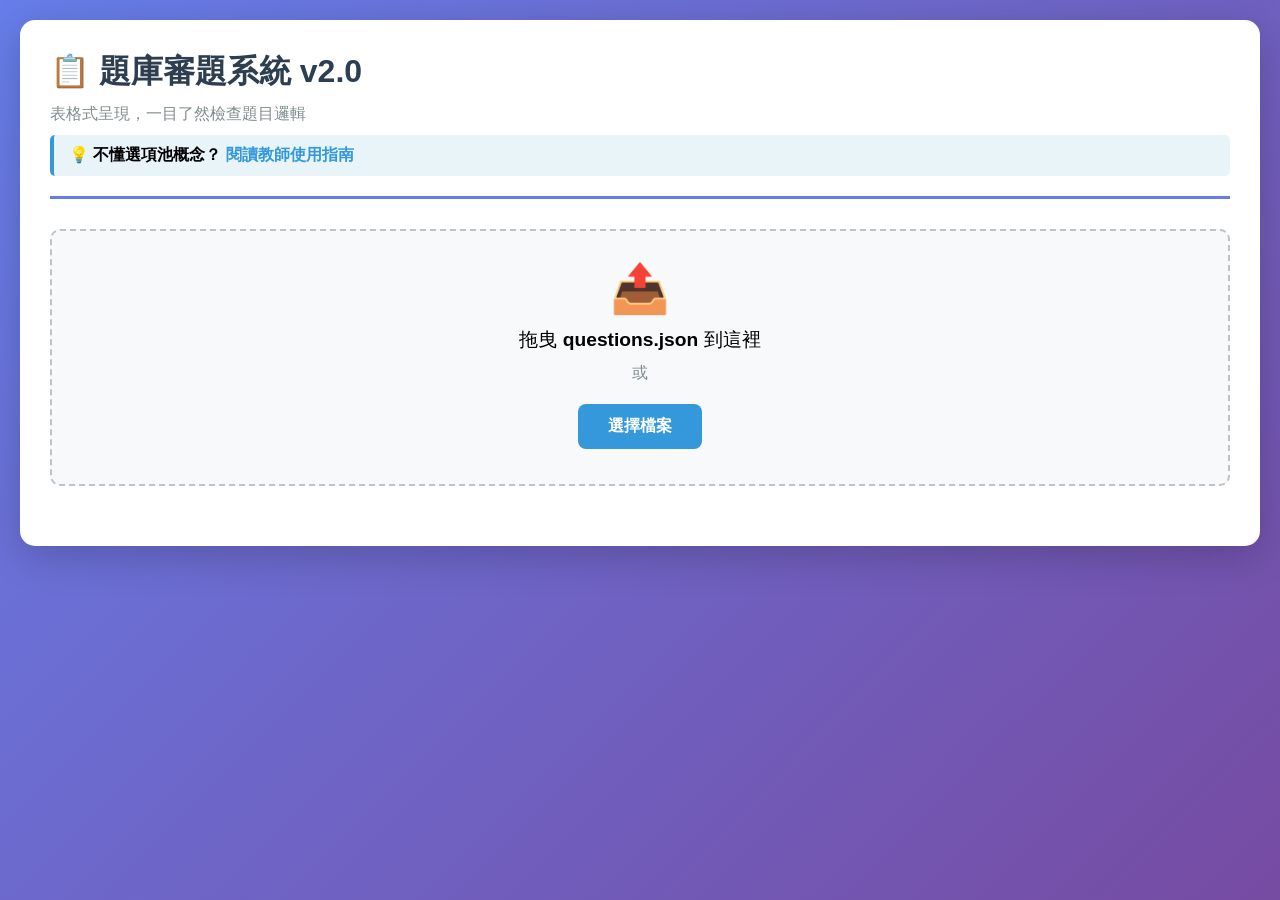
<file: manager/teacher-review-v2.html>
<!DOCTYPE html>
<html lang="zh-TW">
<head>
    <meta charset="UTF-8">
    <meta name="viewport" content="width=device-width, initial-scale=1.0">
    <title>題庫審題系統 v2.0</title>
    <style>
        * { box-sizing: border-box; margin: 0; padding: 0; }
        
        body {
            font-family: 'Segoe UI', 'Microsoft JhengHei', sans-serif;
            background: linear-gradient(135deg, #667eea 0%, #764ba2 100%);
            min-height: 100vh;
            padding: 20px;
        }

        .container {
            max-width: 1600px;
            margin: 0 auto;
            background: white;
            border-radius: 15px;
            padding: 30px;
            box-shadow: 0 10px 40px rgba(0,0,0,0.2);
        }

        header {
            border-bottom: 3px solid #667eea;
            padding-bottom: 20px;
            margin-bottom: 30px;
        }

        h1 {
            color: #2c3e50;
            font-size: 2rem;
            margin-bottom: 10px;
        }

        .subtitle {
            color: #7f8c8d;
            font-size: 1rem;
        }

        .help-link {
            margin-top: 10px;
            padding: 10px 15px;
            background: #e8f4f8;
            border-left: 4px solid #3498db;
            border-radius: 5px;
        }

        .help-link a {
            color: #3498db;
            text-decoration: none;
            font-weight: bold;
        }

        .help-link a:hover {
            text-decoration: underline;
        }

        .upload-section {
            background: #f8f9fa;
            border: 2px dashed #bdc3c7;
            border-radius: 10px;
            padding: 30px;
            text-align: center;
            margin-bottom: 30px;
            cursor: pointer;
            transition: all 0.3s;
        }

        .upload-section:hover {
            border-color: #3498db;
            background: #ebf5fb;
        }

        .upload-section.dragover {
            border-color: #2ecc71;
            background: #e8f8f5;
            transform: scale(1.02);
        }

        .btn {
            padding: 12px 30px;
            border: none;
            border-radius: 8px;
            font-size: 1rem;
            font-weight: bold;
            cursor: pointer;
            transition: all 0.3s;
            margin: 5px;
        }

        .btn-primary {
            background: #3498db;
            color: white;
        }

        .btn-primary:hover {
            background: #2980b9;
            transform: translateY(-2px);
        }

        .btn-success {
            background: #2ecc71;
            color: white;
        }

        .btn-danger {
            background: #e74c3c;
            color: white;
        }

        input[type="file"] {
            display: none;
        }

        .alert {
            padding: 15px 20px;
            border-radius: 8px;
            margin-bottom: 20px;
            border-left: 5px solid;
        }

        .alert-success {
            background: #d4edda;
            border-color: #28a745;
            color: #155724;
        }

        .alert-danger {
            background: #f8d7da;
            border-color: #dc3545;
            color: #721c24;
        }

        .alert-warning {
            background: #fff3cd;
            border-color: #ffc107;
            color: #856404;
        }

        .alert-info {
            background: #d1ecf1;
            border-color: #17a2b8;
            color: #0c5460;
        }

        .stats {
            display: grid;
            grid-template-columns: repeat(auto-fit, minmax(200px, 1fr));
            gap: 15px;
            margin: 20px 0;
        }

        .stat-card {
            padding: 20px;
            border-radius: 10px;
            text-align: center;
            color: white;
            box-shadow: 0 4px 15px rgba(0,0,0,0.1);
        }

        .stat-card.total { background: linear-gradient(135deg, #667eea, #764ba2); }
        .stat-card.valid { background: linear-gradient(135deg, #2ecc71, #27ae60); }
        .stat-card.warning { background: linear-gradient(135deg, #f39c12, #e67e22); }
        .stat-card.error { background: linear-gradient(135deg, #e74c3c, #c0392b); }

        .stat-card .number {
            font-size: 2.5rem;
            font-weight: bold;
            margin-bottom: 5px;
        }

        .stat-card .label {
            font-size: 0.9rem;
            opacity: 0.9;
        }

        section {
            margin: 30px 0;
        }

        section h2 {
            color: #2c3e50;
            font-size: 1.5rem;
            margin-bottom: 15px;
            padding-bottom: 10px;
            border-bottom: 2px solid #ecf0f1;
        }

        table {
            width: 100%;
            border-collapse: collapse;
            margin: 15px 0;
            background: white;
            box-shadow: 0 2px 10px rgba(0,0,0,0.05);
        }

        th {
            background: #34495e;
            color: white;
            padding: 15px 10px;
            text-align: left;
            font-weight: bold;
            position: sticky;
            top: 0;
            z-index: 10;
        }

        td {
            padding: 12px 10px;
            border-bottom: 1px solid #ecf0f1;
            vertical-align: top;
            word-wrap: break-word;
        }

        tr:hover {
            background: #f8f9fa;
        }

        .status-ok {
            color: #2ecc71;
            font-weight: bold;
        }

        .status-warning {
            color: #f39c12;
            font-weight: bold;
        }

        .status-error {
            color: #e74c3c;
            font-weight: bold;
        }

        .option-list {
            margin: 5px 0;
            padding-left: 20px;
        }

        .option-list li {
            margin: 3px 0;
        }

        .correct-answer {
            background: #d4edda;
            color: #155724;
            padding: 2px 6px;
            border-radius: 4px;
            font-weight: bold;
        }

        .wrong-option {
            color: #721c24;
        }

        .pool-badge {
            display: inline-block;
            background: #e8f4f8;
            color: #0c5460;
            padding: 3px 8px;
            border-radius: 4px;
            font-size: 0.85rem;
            margin: 2px;
        }

        .category-badge {
            display: inline-block;
            background: #d1ecf1;
            color: #0c5460;
            padding: 2px 6px;
            border-radius: 3px;
            font-size: 0.8rem;
            font-weight: bold;
        }

        .error-message {
            background: #f8d7da;
            color: #721c24;
            padding: 8px 12px;
            border-radius: 5px;
            margin-top: 5px;
            font-size: 0.9rem;
        }

        .warning-message {
            background: #fff3cd;
            color: #856404;
            padding: 8px 12px;
            border-radius: 5px;
            margin-top: 5px;
            font-size: 0.9rem;
        }

        .hidden {
            display: none !important;
        }

        .action-bar {
            margin: 20px 0;
            display: flex;
            gap: 10px;
            flex-wrap: wrap;
        }

        @media (max-width: 768px) {
            .container {
                padding: 15px;
            }

            table {
                font-size: 0.9rem;
            }

            th, td {
                padding: 8px 5px;
            }
        }
    </style>
</head>
<body>
    <div class="container">
        <header>
            <h1>📋 題庫審題系統 v2.0</h1>
            <p class="subtitle">表格式呈現，一目了然檢查題目邏輯</p>
            <div class="help-link">
                💡 <strong>不懂選項池概念？</strong> 
                <a href="../TEACHER_GUIDE.md" target="_blank">閱讀教師使用指南</a>
            </div>
        </header>

        <!-- 上傳區 -->
        <div class="upload-section" id="uploadZone">
            <div style="font-size: 3rem; margin-bottom: 10px;">📤</div>
            <div style="font-size: 1.2rem; margin-bottom: 10px;">
                拖曳 <strong>questions.json</strong> 到這裡
            </div>
            <div style="color: #7f8c8d; margin-bottom: 15px;">或</div>
            <button class="btn btn-primary" onclick="document.getElementById('fileInput').click()">
                選擇檔案
            </button>
            <input type="file" id="fileInput" accept=".json">
        </div>

        <!-- 結果區 -->
        <div id="resultSection" class="hidden">
            <!-- 統計卡片 -->
            <div class="stats">
                <div class="stat-card total">
                    <div class="number" id="statTotal">0</div>
                    <div class="label">總題目數</div>
                </div>
                <div class="stat-card valid">
                    <div class="number" id="statValid">0</div>
                    <div class="label">正確題目</div>
                </div>
                <div class="stat-card warning">
                    <div class="number" id="statWarning">0</div>
                    <div class="label">警告</div>
                </div>
                <div class="stat-card error">
                    <div class="number" id="statError">0</div>
                    <div class="label">錯誤</div>
                </div>
            </div>

            <!-- 整體狀態 -->
            <div id="overallStatus"></div>

            <!-- 動作列 -->
            <div class="action-bar">
                <button class="btn btn-success" onclick="exportCleanedJSON()">
                    💾 匯出清理後的 JSON
                </button>
                <button class="btn btn-primary" onclick="exportReport()">
                    📄 匯出詳細報告
                </button>
            </div>

            <!-- 選項池表格 -->
            <section>
                <h2>📦 選項池清單</h2>
                <table id="poolsTable">
                    <thead>
                        <tr>
                            <th style="width: 15%;">池 ID</th>
                            <th style="width: 15%;">名稱</th>
                            <th style="width: 10%;">類型</th>
                            <th style="width: 15%;">類別</th>
                            <th style="width: 10%;">選項數</th>
                            <th style="width: 35%;">選項內容</th>
                        </tr>
                    </thead>
                    <tbody id="poolsTableBody"></tbody>
                </table>
            </section>

            <!-- 題目表格 -->
            <section>
                <h2>📝 題目清單</h2>
                <table id="questionsTable">
                    <thead>
                        <tr>
                            <th style="width: 10%;">題目 Key</th>
                            <th style="width: 8%;">類型</th>
                            <th style="width: 25%;">題目內容</th>
                            <th style="width: 12%;">正確答案</th>
                            <th style="width: 20%;">測試錯誤選項</th>
                            <th style="width: 15%;">選項來源</th>
                            <th style="width: 10%;">狀態</th>
                        </tr>
                    </thead>
                    <tbody id="questionsTableBody"></tbody>
                </table>
            </section>
        </div>
    </div>

    <script src="../core/smart-validator.js"></script>
    <script>
        let questionData = null;
        let validator = new SmartValidator();
        let validationResult = null;

        // 上傳處理
        const uploadZone = document.getElementById('uploadZone');
        const fileInput = document.getElementById('fileInput');

        uploadZone.addEventListener('dragover', (e) => {
            e.preventDefault();
            uploadZone.classList.add('dragover');
        });

        uploadZone.addEventListener('dragleave', () => {
            uploadZone.classList.remove('dragover');
        });

        uploadZone.addEventListener('drop', (e) => {
            e.preventDefault();
            uploadZone.classList.remove('dragover');
            const file = e.dataTransfer.files[0];
            if (file) handleFile(file);
        });

        fileInput.addEventListener('change', (e) => {
            const file = e.target.files[0];
            if (file) handleFile(file);
        });

        function handleFile(file) {
            if (!file.name.endsWith('.json')) {
                alert('請上傳 JSON 檔案');
                return;
            }

            const reader = new FileReader();
            reader.onload = (e) => {
                const rawText = e.target.result;
                processJSON(rawText);
            };
            reader.readAsText(file);
        }

        function processJSON(rawText) {
            validationResult = validator.validate(rawText);
            
            if (!validationResult.success && validationResult.stage === 'parse') {
                showError('JSON 解析失敗: ' + validationResult.error);
                return;
            }

            questionData = validationResult.data;
            displayResults();
        }

        function showError(message) {
            document.getElementById('resultSection').classList.remove('hidden');
            document.getElementById('overallStatus').innerHTML = `
                <div class="alert alert-danger">
                    <strong>❌ 錯誤</strong><br>${message}
                </div>
            `;
        }

        function displayResults() {
            const v = validationResult.validation;
            const stats = v.statistics;

            // 顯示結果區
            document.getElementById('resultSection').classList.remove('hidden');

            // 更新統計
            document.getElementById('statTotal').textContent = stats.totalQuestions || 0;
            document.getElementById('statValid').textContent = stats.validQuestions || 0;
            document.getElementById('statWarning').textContent = stats.warningQuestions || 0;
            document.getElementById('statError').textContent = stats.errorQuestions || 0;

            // 顯示整體狀態
            displayOverallStatus(v);

            // 顯示選項池
            displayPools();

            // 顯示題目
            displayQuestions();
        }

        function displayOverallStatus(v) {
            let html = '';
            
            if (validationResult.cleaningSteps && validationResult.cleaningSteps.length > 0) {
                html += '<div class="alert alert-info">';
                html += '<strong>🧹 自動清理完成</strong><ul style="margin: 10px 0; padding-left: 20px;">';
                validationResult.cleaningSteps.forEach(step => {
                    html += `<li>${step}</li>`;
                });
                html += '</ul></div>';
            }

            if (v.errors.length === 0) {
                html += '<div class="alert alert-success">';
                html += '<strong>✅ 驗證通過！</strong><br>';
                html += `題庫包含 ${v.statistics.totalQuestions} 題，全部邏輯正確。`;
                html += '</div>';
            } else {
                html += '<div class="alert alert-danger">';
                html += '<strong>❌ 發現錯誤</strong><br>';
                html += `共 ${v.errors.length} 個題目有錯誤，請查看下方表格詳情。`;
                html += '</div>';
            }

            document.getElementById('overallStatus').innerHTML = html;
        }

        function displayPools() {
            const tbody = document.getElementById('poolsTableBody');
            tbody.innerHTML = '';

            if (!questionData.answerPools) {
                tbody.innerHTML = '<tr><td colspan="6" style="text-align: center; color: #999;">沒有選項池資料</td></tr>';
                return;
            }

            for (const [poolId, pool] of Object.entries(questionData.answerPools)) {
                const row = document.createElement('tr');
                
                const items = pool.items || [];
                const itemsHTML = items.map(item => 
                    `<div style="margin: 2px 0;"><strong>${item.id}:</strong> ${truncate(item.content, 30)}</div>`
                ).join('');

                row.innerHTML = `
                    <td><code>${poolId}</code></td>
                    <td>${pool.name || '-'}</td>
                    <td>${pool.type || '-'}</td>
                    <td>${pool.category ? `<span class="category-badge">${pool.category}</span>` : '-'}</td>
                    <td>${items.length}</td>
                    <td>${itemsHTML || '-'}</td>
                `;

                tbody.appendChild(row);
            }
        }

        function displayQuestions() {
            const tbody = document.getElementById('questionsTableBody');
            tbody.innerHTML = '';

            if (!questionData.questionSets) {
                tbody.innerHTML = '<tr><td colspan="7" style="text-align: center; color: #999;">沒有題目資料</td></tr>';
                return;
            }

            for (const [setId, set] of Object.entries(questionData.questionSets)) {
                if (!set.questions) continue;

                set.questions.forEach((q, idx) => {
                    const row = document.createElement('tr');
                    
                    // 檢查這題的狀態
                    const status = getQuestionStatus(setId, idx, q);
                    
                    // 生成測試選項
                    const testOptions = generateTestOptions(q, set);
                    
                    // 選項來源
                    const poolIds = q.answerPoolIds || set.answerPoolIds || [];
                    const poolBadges = poolIds.map(pid => 
                        `<span class="pool-badge">${pid}</span>`
                    ).join(' ');

                    row.innerHTML = `
                        <td><code>${q.id || `#${idx + 1}`}</code><br><small style="color: #999;">(${setId})</small></td>
                        <td>${q.type || '-'}</td>
                        <td>${truncate(q.content, 100)}</td>
                        <td><span class="correct-answer">${q.correctAnswer || '-'}</span></td>
                        <td>${testOptions}</td>
                        <td>${poolBadges || '-'}</td>
                        <td>${status}</td>
                    `;

                    tbody.appendChild(row);
                });
            }
        }

        function getQuestionStatus(setId, idx, q) {
            const v = validationResult.validation;
            
            // 檢查是否有錯誤
            const error = v.errors.find(e => e.setId === setId && e.index === idx);
            if (error) {
                return `<span class="status-error">❌ 錯誤</span>
                        <div class="error-message">${error.message || error.issues?.map(i => i.message).join('<br>') || '未知錯誤'}</div>`;
            }

            // 檢查是否有警告
            const warning = v.warnings.find(w => w.setId === setId && w.index === idx);
            if (warning) {
                return `<span class="status-warning">⚠️ 警告</span>
                        <div class="warning-message">${warning.message || warning.issues?.map(i => i.message).join('<br>') || '未知警告'}</div>`;
            }

            return '<span class="status-ok">✅ 正確</span>';
        }

        function generateTestOptions(question, set) {
            const poolIds = question.answerPoolIds || set.answerPoolIds || [];
            if (poolIds.length === 0) {
                return '<span style="color: #999;">無法生成（缺少選項池）</span>';
            }

            // 收集所有可用選項
            const allOptions = [];
            poolIds.forEach(poolId => {
                const pool = questionData.answerPools[poolId];
                if (pool && pool.items) {
                    pool.items.forEach(item => {
                        if (item.id !== question.correctAnswer) {
                            allOptions.push(item);
                        }
                    });
                }
            });

            if (allOptions.length === 0) {
                return '<span style="color: #999;">無錯誤選項</span>';
            }

            // 隨機選 3 個
            const selected = [];
            const shuffled = [...allOptions].sort(() => Math.random() - 0.5);
            for (let i = 0; i < Math.min(3, shuffled.length); i++) {
                selected.push(shuffled[i]);
            }

            const html = selected.map(opt => 
                `<div class="wrong-option" style="margin: 3px 0;">• ${opt.id}: ${truncate(opt.content, 25)}</div>`
            ).join('');

            return html || '-';
        }

        function truncate(str, length) {
            if (!str) return '-';
            if (str.length <= length) return str;
            return str.substring(0, length) + '...';
        }

        function exportCleanedJSON() {
            if (!questionData) {
                alert('沒有可匯出的資料');
                return;
            }

            const dataStr = JSON.stringify(questionData, null, 2);
            const dataBlob = new Blob([dataStr], { type: 'application/json' });
            const url = URL.createObjectURL(dataBlob);
            const link = document.createElement('a');
            link.href = url;
            link.download = 'questions_cleaned.json';
            link.click();
            URL.revokeObjectURL(url);
        }

        function exportReport() {
            if (!validationResult) {
                alert('沒有可匯出的報告');
                return;
            }

            const v = validationResult.validation;
            let report = '=== 題庫驗證詳細報告 ===\n\n';
            report += `生成時間: ${new Date().toLocaleString()}\n\n`;
            
            report += '統計資訊:\n';
            report += `  總題目數: ${v.statistics.totalQuestions}\n`;
            report += `  正確題目: ${v.statistics.validQuestions}\n`;
            report += `  警告: ${v.statistics.warningQuestions}\n`;
            report += `  錯誤: ${v.statistics.errorQuestions}\n\n`;
            
            if (v.errors.length > 0) {
                report += `錯誤詳情 (${v.errors.length} 項):\n`;
                v.errors.forEach((err, idx) => {
                    report += `\n${idx + 1}. ${err.message || err.issues?.map(i => i.message).join('; ')}\n`;
                });
            }

            const blob = new Blob([report], { type: 'text/plain' });
            const url = URL.createObjectURL(blob);
            const link = document.createElement('a');
            link.href = url;
            link.download = 'validation_report.txt';
            link.click();
            URL.revokeObjectURL(url);
        }
    </script>
</body>
</html>
</file>
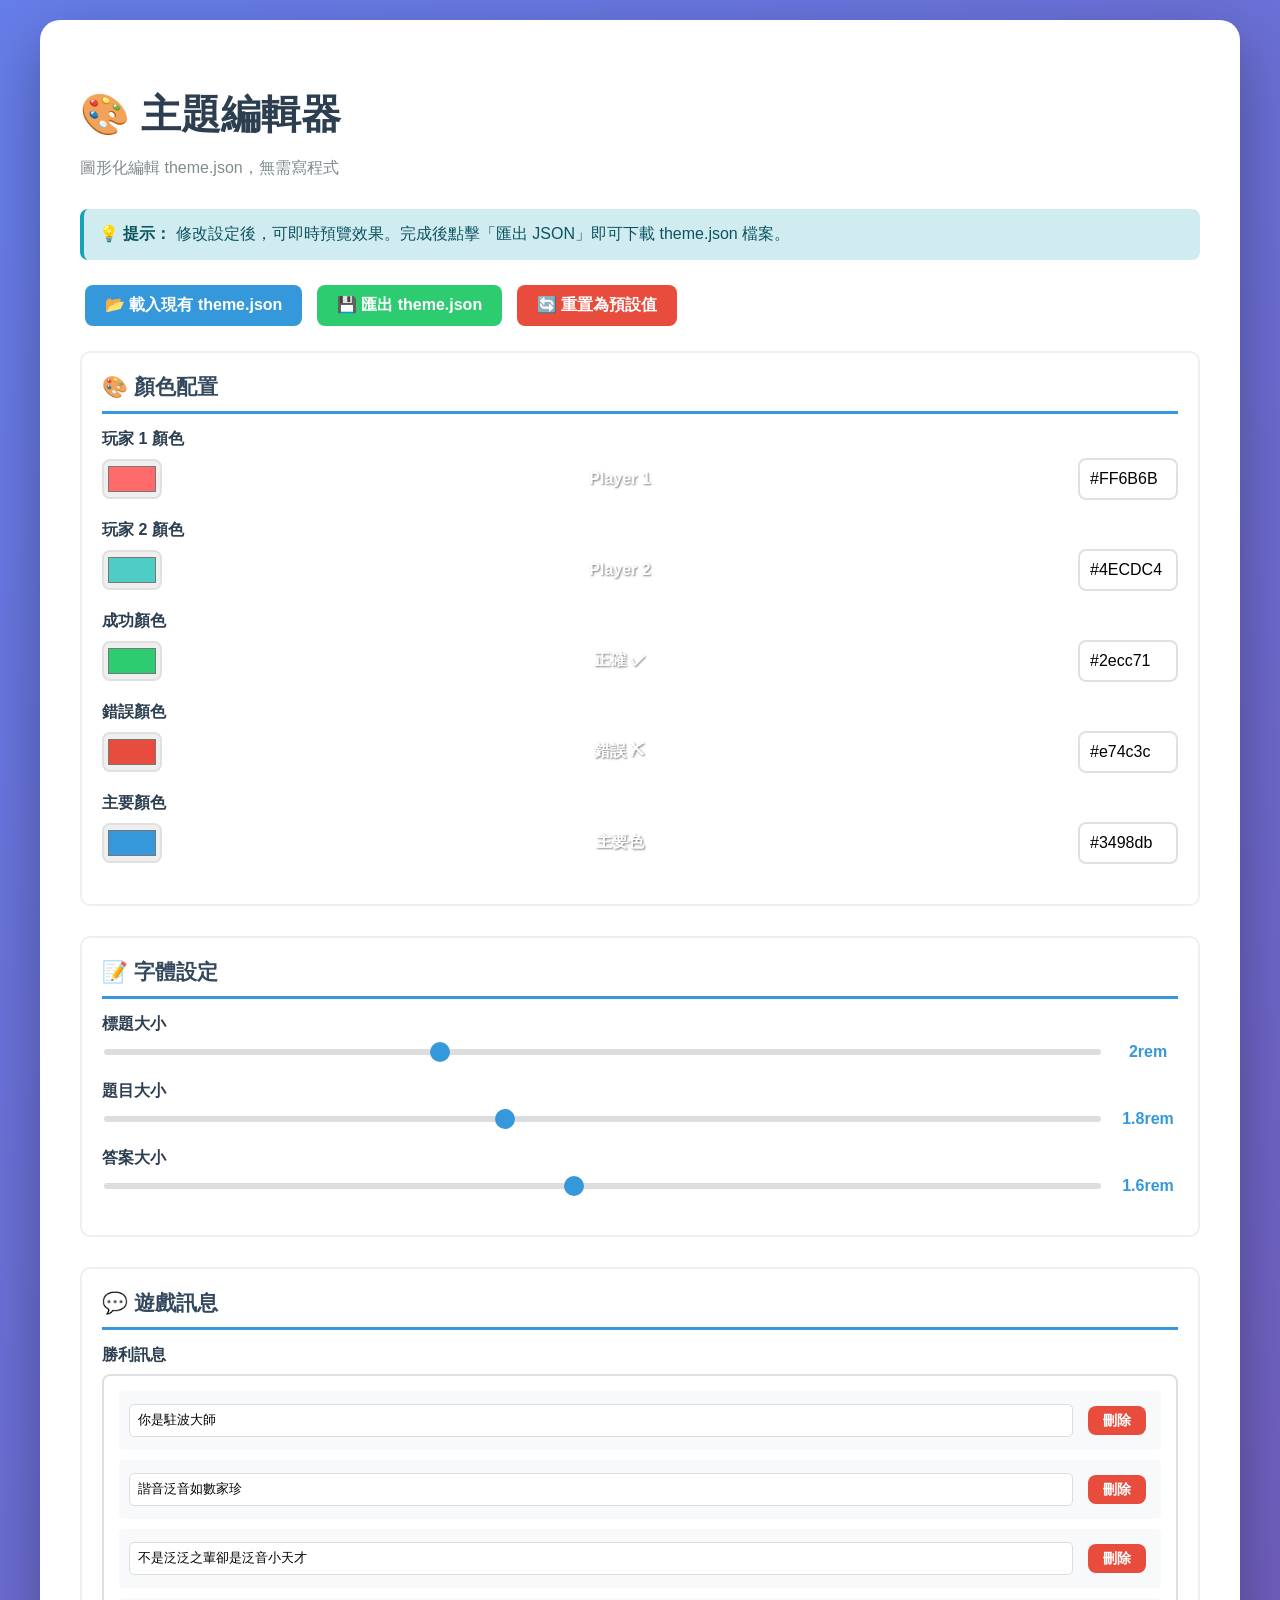
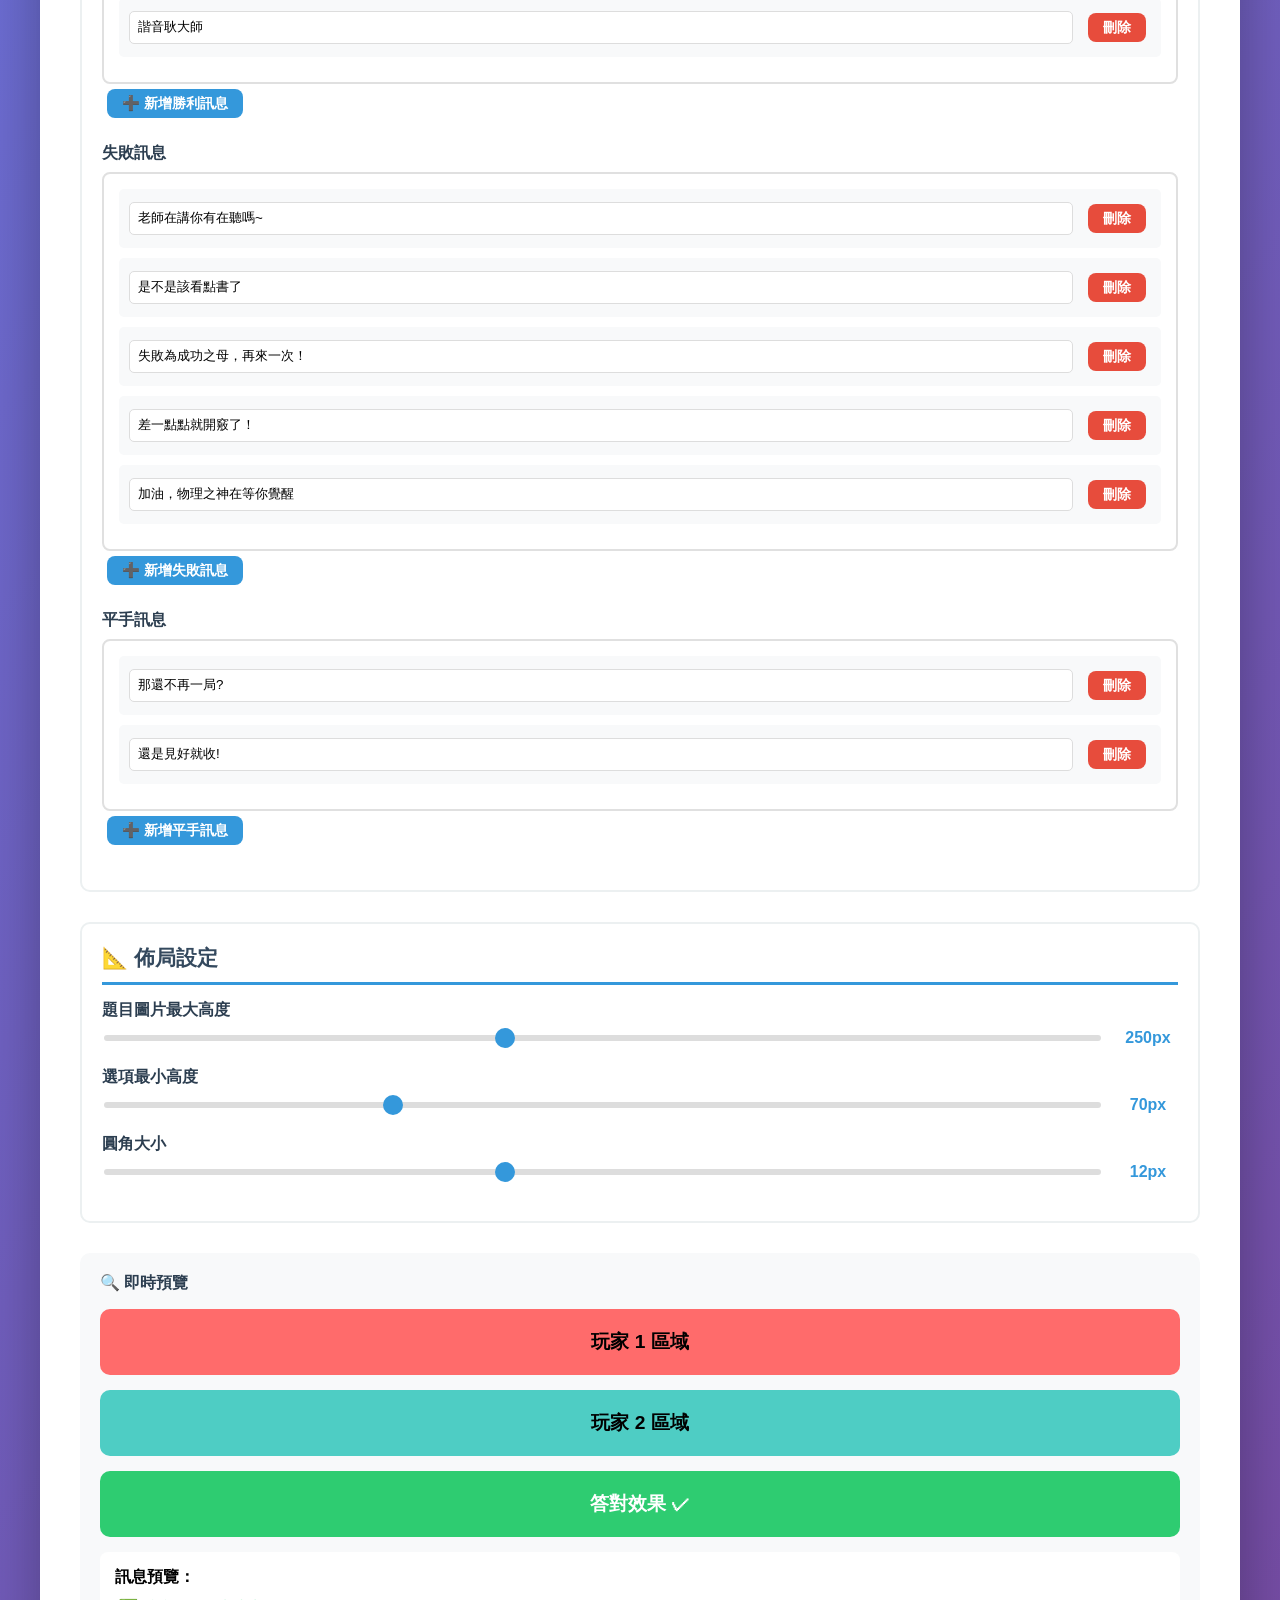
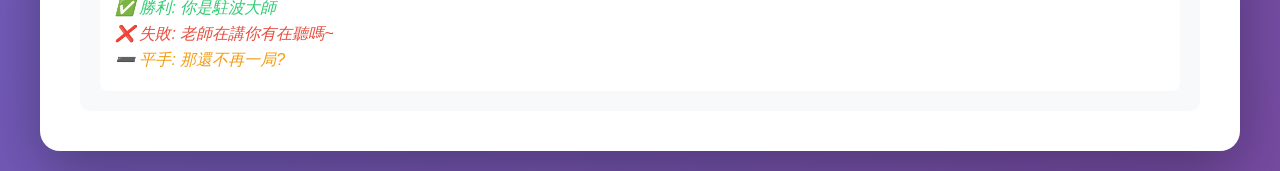
<file: manager/theme-editor.html>
<!DOCTYPE html>
<html lang="zh-TW">
<head>
    <meta charset="UTF-8">
    <meta name="viewport" content="width=device-width, initial-scale=1.0">
    <title>主題編輯器</title>
    <style>
        * { box-sizing: border-box; }
        body {
            margin: 0;
            padding: 20px;
            font-family: 'Segoe UI', Tahoma, Geneva, Verdana, sans-serif;
            background: linear-gradient(135deg, #667eea 0%, #764ba2 100%);
            min-height: 100vh;
        }

        .container {
            max-width: 1200px;
            margin: 0 auto;
            background: white;
            border-radius: 20px;
            padding: 40px;
            box-shadow: 0 20px 60px rgba(0,0,0,0.3);
        }

        h1 {
            color: #2c3e50;
            margin-bottom: 10px;
            font-size: 2.5rem;
        }

        .subtitle {
            color: #7f8c8d;
            margin-bottom: 30px;
        }

        .section {
            margin-bottom: 30px;
            padding: 20px;
            border: 2px solid #ecf0f1;
            border-radius: 10px;
        }

        .section-title {
            font-size: 1.3rem;
            font-weight: bold;
            color: #34495e;
            margin-bottom: 15px;
            padding-bottom: 10px;
            border-bottom: 3px solid #3498db;
        }

        .form-group {
            margin-bottom: 20px;
        }

        .form-label {
            display: block;
            font-weight: bold;
            margin-bottom: 8px;
            color: #2c3e50;
        }

        .form-input {
            width: 100%;
            padding: 10px;
            border: 2px solid #e0e0e0;
            border-radius: 8px;
            font-size: 1rem;
            transition: border-color 0.3s;
        }

        .form-input:focus {
            outline: none;
            border-color: #3498db;
        }

        .color-picker-group {
            display: flex;
            align-items: center;
            gap: 15px;
        }

        .color-input {
            width: 60px;
            height: 40px;
            border: 2px solid #e0e0e0;
            border-radius: 8px;
            cursor: pointer;
        }

        .color-preview {
            flex: 1;
            padding: 10px;
            border-radius: 8px;
            text-align: center;
            font-weight: bold;
            color: white;
            text-shadow: 1px 1px 2px rgba(0,0,0,0.5);
        }

        .message-list {
            border: 2px solid #e0e0e0;
            border-radius: 8px;
            padding: 15px;
            min-height: 100px;
        }

        .message-item {
            display: flex;
            align-items: center;
            gap: 10px;
            padding: 10px;
            margin-bottom: 10px;
            background: #f8f9fa;
            border-radius: 5px;
        }

        .message-item input {
            flex: 1;
            padding: 8px;
            border: 1px solid #ddd;
            border-radius: 5px;
        }

        .btn {
            padding: 10px 20px;
            border: none;
            border-radius: 8px;
            font-size: 1rem;
            font-weight: bold;
            cursor: pointer;
            transition: all 0.3s;
            margin: 5px;
        }

        .btn-primary {
            background: #3498db;
            color: white;
        }

        .btn-primary:hover {
            background: #2980b9;
        }

        .btn-success {
            background: #2ecc71;
            color: white;
        }

        .btn-danger {
            background: #e74c3c;
            color: white;
        }

        .btn-sm {
            padding: 5px 15px;
            font-size: 0.9rem;
        }

        .preview-section {
            background: #f8f9fa;
            padding: 20px;
            border-radius: 10px;
            margin-top: 20px;
        }

        .preview-title {
            font-weight: bold;
            margin-bottom: 15px;
            color: #2c3e50;
        }

        .preview-box {
            padding: 20px;
            border-radius: 10px;
            margin-bottom: 15px;
            display: flex;
            align-items: center;
            justify-content: center;
            font-size: 1.2rem;
            font-weight: bold;
        }

        .slider-group {
            display: flex;
            align-items: center;
            gap: 15px;
        }

        .slider {
            flex: 1;
            height: 6px;
            border-radius: 5px;
            background: #ddd;
            outline: none;
            -webkit-appearance: none;
        }

        .slider::-webkit-slider-thumb {
            -webkit-appearance: none;
            appearance: none;
            width: 20px;
            height: 20px;
            border-radius: 50%;
            background: #3498db;
            cursor: pointer;
        }

        .slider-value {
            min-width: 60px;
            text-align: center;
            font-weight: bold;
            color: #3498db;
        }

        .action-buttons {
            display: flex;
            gap: 10px;
            flex-wrap: wrap;
            margin-top: 30px;
            padding-top: 20px;
            border-top: 2px solid #ecf0f1;
        }

        .alert {
            padding: 15px;
            border-radius: 8px;
            margin-bottom: 20px;
        }

        .alert-success {
            background: #d4edda;
            color: #155724;
            border-left: 4px solid #28a745;
        }

        .alert-info {
            background: #d1ecf1;
            color: #0c5460;
            border-left: 4px solid #17a2b8;
        }

        @media (max-width: 768px) {
            .container {
                padding: 20px;
            }
            
            h1 {
                font-size: 1.8rem;
            }
        }
    </style>
</head>
<body>
    <div class="container">
        <h1>🎨 主題編輯器</h1>
        <p class="subtitle">圖形化編輯 theme.json，無需寫程式</p>

        <div class="alert alert-info">
            <strong>💡 提示：</strong> 修改設定後，可即時預覽效果。完成後點擊「匯出 JSON」即可下載 theme.json 檔案。
        </div>

        <div style="margin-bottom: 20px;">
            <button class="btn btn-primary" onclick="document.getElementById('loadFile').click()">
                📂 載入現有 theme.json
            </button>
            <button class="btn btn-success" onclick="exportTheme()">
                💾 匯出 theme.json
            </button>
            <button class="btn btn-danger" onclick="resetTheme()">
                🔄 重置為預設值
            </button>
            <input type="file" id="loadFile" accept=".json" style="display: none;">
        </div>

        <!-- 顏色配置 -->
        <div class="section">
            <div class="section-title">🎨 顏色配置</div>
            
            <div class="form-group">
                <label class="form-label">玩家 1 顏色</label>
                <div class="color-picker-group">
                    <input type="color" id="colorPlayer1" class="color-input" value="#FF6B6B">
                    <div class="color-preview" id="previewPlayer1">Player 1</div>
                    <input type="text" id="colorPlayer1Text" class="form-input" value="#FF6B6B" style="width: 100px;">
                </div>
            </div>

            <div class="form-group">
                <label class="form-label">玩家 2 顏色</label>
                <div class="color-picker-group">
                    <input type="color" id="colorPlayer2" class="color-input" value="#4ECDC4">
                    <div class="color-preview" id="previewPlayer2">Player 2</div>
                    <input type="text" id="colorPlayer2Text" class="form-input" value="#4ECDC4" style="width: 100px;">
                </div>
            </div>

            <div class="form-group">
                <label class="form-label">成功顏色</label>
                <div class="color-picker-group">
                    <input type="color" id="colorSuccess" class="color-input" value="#2ecc71">
                    <div class="color-preview" id="previewSuccess">正確 ✓</div>
                    <input type="text" id="colorSuccessText" class="form-input" value="#2ecc71" style="width: 100px;">
                </div>
            </div>

            <div class="form-group">
                <label class="form-label">錯誤顏色</label>
                <div class="color-picker-group">
                    <input type="color" id="colorDanger" class="color-input" value="#e74c3c">
                    <div class="color-preview" id="previewDanger">錯誤 ✗</div>
                    <input type="text" id="colorDangerText" class="form-input" value="#e74c3c" style="width: 100px;">
                </div>
            </div>

            <div class="form-group">
                <label class="form-label">主要顏色</label>
                <div class="color-picker-group">
                    <input type="color" id="colorPrimary" class="color-input" value="#3498db">
                    <div class="color-preview" id="previewPrimary">主要色</div>
                    <input type="text" id="colorPrimaryText" class="form-input" value="#3498db" style="width: 100px;">
                </div>
            </div>
        </div>

        <!-- 字體設定 -->
        <div class="section">
            <div class="section-title">📝 字體設定</div>
            
            <div class="form-group">
                <label class="form-label">標題大小</label>
                <div class="slider-group">
                    <input type="range" id="fontTitle" class="slider" min="1" max="4" step="0.1" value="2">
                    <span class="slider-value" id="fontTitleValue">2rem</span>
                </div>
            </div>

            <div class="form-group">
                <label class="form-label">題目大小</label>
                <div class="slider-group">
                    <input type="range" id="fontQuestion" class="slider" min="1" max="3" step="0.1" value="1.8">
                    <span class="slider-value" id="fontQuestionValue">1.8rem</span>
                </div>
            </div>

            <div class="form-group">
                <label class="form-label">答案大小</label>
                <div class="slider-group">
                    <input type="range" id="fontAnswer" class="slider" min="0.8" max="2.5" step="0.1" value="1.6">
                    <span class="slider-value" id="fontAnswerValue">1.6rem</span>
                </div>
            </div>
        </div>

        <!-- 遊戲訊息 -->
        <div class="section">
            <div class="section-title">💬 遊戲訊息</div>
            
            <div class="form-group">
                <label class="form-label">勝利訊息</label>
                <div class="message-list" id="winMessages"></div>
                <button class="btn btn-primary btn-sm" onclick="addMessage('win')">➕ 新增勝利訊息</button>
            </div>

            <div class="form-group">
                <label class="form-label">失敗訊息</label>
                <div class="message-list" id="loseMessages"></div>
                <button class="btn btn-primary btn-sm" onclick="addMessage('lose')">➕ 新增失敗訊息</button>
            </div>

            <div class="form-group">
                <label class="form-label">平手訊息</label>
                <div class="message-list" id="drawMessages"></div>
                <button class="btn btn-primary btn-sm" onclick="addMessage('draw')">➕ 新增平手訊息</button>
            </div>
        </div>

        <!-- 佈局設定 -->
        <div class="section">
            <div class="section-title">📐 佈局設定</div>
            
            <div class="form-group">
                <label class="form-label">題目圖片最大高度</label>
                <div class="slider-group">
                    <input type="range" id="imageHeight" class="slider" min="150" max="400" step="10" value="250">
                    <span class="slider-value" id="imageHeightValue">250px</span>
                </div>
            </div>

            <div class="form-group">
                <label class="form-label">選項最小高度</label>
                <div class="slider-group">
                    <input type="range" id="optionHeight" class="slider" min="50" max="120" step="5" value="70">
                    <span class="slider-value" id="optionHeightValue">70px</span>
                </div>
            </div>

            <div class="form-group">
                <label class="form-label">圓角大小</label>
                <div class="slider-group">
                    <input type="range" id="borderRadius" class="slider" min="0" max="30" step="1" value="12">
                    <span class="slider-value" id="borderRadiusValue">12px</span>
                </div>
            </div>
        </div>

        <!-- 預覽 -->
        <div class="preview-section">
            <div class="preview-title">🔍 即時預覽</div>
            
            <div class="preview-box" id="previewBox1" style="background: #FF6B6B;">
                玩家 1 區域
            </div>

            <div class="preview-box" id="previewBox2" style="background: #4ECDC4;">
                玩家 2 區域
            </div>

            <div class="preview-box" id="previewBox3" style="background: #2ecc71; color: white;">
                答對效果 ✓
            </div>

            <div id="messagePreview" style="padding: 15px; background: white; border-radius: 8px; margin-top: 15px;">
                <strong>訊息預覽：</strong>
                <div id="messagePreviewContent" style="margin-top: 10px; font-style: italic; color: #555;"></div>
            </div>
        </div>
    </div>

    <script>
        let themeData = {
            colors: {
                primary: "#3498db",
                secondary: "#e74c3c",
                success: "#2ecc71",
                danger: "#e74c3c",
                warning: "#f39c12",
                player1: "#FF6B6B",
                player2: "#4ECDC4",
                background: "#f7f9fc",
                menuBackground: "#ffffff",
                dividerBackground: "#ecf0f1"
            },
            typography: {
                fontFamily: "'Segoe UI', sans-serif",
                titleFontSize: "2rem",
                questionFontSize: "1.8rem",
                answerFontSize: "1.6rem",
                menuFontSize: "1.1rem",
                scoreFontSize: "1.4rem"
            },
            layout: {
                questionImageMaxHeight: "250px",
                optionImageMaxHeight: "160px",
                optionGridColumns: 2,
                optionMinHeight: "70px",
                optionGap: "10px",
                borderRadius: "12px"
            },
            messages: {
                win: [
                    "你是駐波大師",
                    "諧音泛音如數家珍",
                    "不是泛泛之輩卻是泛音小天才",
                    "諧音耿大師"
                ],
                lose: [
                    "老師在講你有在聽嗎~",
                    "是不是該看點書了",
                    "失敗為成功之母，再來一次！",
                    "差一點點就開竅了！",
                    "加油，物理之神在等你覺醒"
                ],
                draw: [
                    "那還不再一局?",
                    "還是見好就收!"
                ],
                feedback: {
                    correct: "✓",
                    wrong: "✗",
                    waiting: "動作真快!等待對手...",
                    combo: "COMBO x{count}",
                    brokenVoice: "破音啦"
                }
            }
        };

        // 初始化
        function init() {
            setupColorPickers();
            setupSliders();
            renderMessages('win');
            renderMessages('lose');
            renderMessages('draw');
            updateAllPreviews();
            
            document.getElementById('loadFile').addEventListener('change', loadThemeFile);
        }

        function setupColorPickers() {
            const colors = [
                { id: 'Player1', key: 'player1' },
                { id: 'Player2', key: 'player2' },
                { id: 'Success', key: 'success' },
                { id: 'Danger', key: 'danger' },
                { id: 'Primary', key: 'primary' }
            ];

            colors.forEach(({ id, key }) => {
                const picker = document.getElementById(`color${id}`);
                const text = document.getElementById(`color${id}Text`);
                const preview = document.getElementById(`preview${id}`);

                picker.addEventListener('input', (e) => {
                    const color = e.target.value;
                    text.value = color;
                    preview.style.background = color;
                    themeData.colors[key] = color;
                    updateAllPreviews();
                });

                text.addEventListener('input', (e) => {
                    const color = e.target.value;
                    if (/^#[0-9A-F]{6}$/i.test(color)) {
                        picker.value = color;
                        preview.style.background = color;
                        themeData.colors[key] = color;
                        updateAllPreviews();
                    }
                });
            });
        }

        function setupSliders() {
            const sliders = [
                { id: 'fontTitle', key: 'titleFontSize', unit: 'rem' },
                { id: 'fontQuestion', key: 'questionFontSize', unit: 'rem' },
                { id: 'fontAnswer', key: 'answerFontSize', unit: 'rem' },
                { id: 'imageHeight', key: 'questionImageMaxHeight', unit: 'px' },
                { id: 'optionHeight', key: 'optionMinHeight', unit: 'px' },
                { id: 'borderRadius', key: 'borderRadius', unit: 'px' }
            ];

            sliders.forEach(({ id, key, unit }) => {
                const slider = document.getElementById(id);
                const valueDisplay = document.getElementById(`${id}Value`);

                slider.addEventListener('input', (e) => {
                    const value = e.target.value + unit;
                    valueDisplay.textContent = value;
                    
                    if (unit === 'rem') {
                        themeData.typography[key] = value;
                    } else {
                        themeData.layout[key] = value;
                    }
                    
                    updateAllPreviews();
                });
            });
        }

        function renderMessages(type) {
            const container = document.getElementById(`${type}Messages`);
            container.innerHTML = '';
            
            themeData.messages[type].forEach((msg, idx) => {
                const div = document.createElement('div');
                div.className = 'message-item';
                div.innerHTML = `
                    <input type="text" value="${msg}" onchange="updateMessage('${type}', ${idx}, this.value)">
                    <button class="btn btn-danger btn-sm" onclick="removeMessage('${type}', ${idx})">刪除</button>
                `;
                container.appendChild(div);
            });
        }

        function addMessage(type) {
            themeData.messages[type].push('新訊息');
            renderMessages(type);
        }

        function removeMessage(type, idx) {
            themeData.messages[type].splice(idx, 1);
            renderMessages(type);
        }

        function updateMessage(type, idx, value) {
            themeData.messages[type][idx] = value;
            updateAllPreviews();
        }

        function updateAllPreviews() {
            // 更新顏色預覽
            document.getElementById('previewBox1').style.background = themeData.colors.player1;
            document.getElementById('previewBox2').style.background = themeData.colors.player2;
            document.getElementById('previewBox3').style.background = themeData.colors.success;

            // 更新訊息預覽
            const previewContent = document.getElementById('messagePreviewContent');
            previewContent.innerHTML = `
                <div style="margin: 5px 0; color: #2ecc71;">✅ 勝利: ${themeData.messages.win[0]}</div>
                <div style="margin: 5px 0; color: #e74c3c;">❌ 失敗: ${themeData.messages.lose[0]}</div>
                <div style="margin: 5px 0; color: #f39c12;">➖ 平手: ${themeData.messages.draw[0]}</div>
            `;
        }

        function exportTheme() {
            const dataStr = JSON.stringify(themeData, null, 2);
            const dataBlob = new Blob([dataStr], { type: 'application/json' });
            const url = URL.createObjectURL(dataBlob);
            const link = document.createElement('a');
            link.href = url;
            link.download = 'theme.json';
            link.click();
            URL.revokeObjectURL(url);
            
            alert('✅ theme.json 已匯出！');
        }

        function loadThemeFile(event) {
            const file = event.target.files[0];
            if (!file) return;

            const reader = new FileReader();
            reader.onload = (e) => {
                try {
                    const loaded = JSON.parse(e.target.result);
                    themeData = loaded;
                    
                    // 更新所有控制項
                    document.getElementById('colorPlayer1').value = themeData.colors.player1;
                    document.getElementById('colorPlayer1Text').value = themeData.colors.player1;
                    document.getElementById('colorPlayer2').value = themeData.colors.player2;
                    document.getElementById('colorPlayer2Text').value = themeData.colors.player2;
                    document.getElementById('colorSuccess').value = themeData.colors.success;
                    document.getElementById('colorSuccessText').value = themeData.colors.success;
                    document.getElementById('colorDanger').value = themeData.colors.danger;
                    document.getElementById('colorDangerText').value = themeData.colors.danger;
                    document.getElementById('colorPrimary').value = themeData.colors.primary;
                    document.getElementById('colorPrimaryText').value = themeData.colors.primary;

                    document.getElementById('fontTitle').value = parseFloat(themeData.typography.titleFontSize);
                    document.getElementById('fontQuestion').value = parseFloat(themeData.typography.questionFontSize);
                    document.getElementById('fontAnswer').value = parseFloat(themeData.typography.answerFontSize);
                    
                    document.getElementById('imageHeight').value = parseInt(themeData.layout.questionImageMaxHeight);
                    document.getElementById('optionHeight').value = parseInt(themeData.layout.optionMinHeight);
                    document.getElementById('borderRadius').value = parseInt(themeData.layout.borderRadius);

                    renderMessages('win');
                    renderMessages('lose');
                    renderMessages('draw');
                    updateAllPreviews();
                    
                    alert('✅ 主題已載入！');
                } catch (err) {
                    alert('❌ 載入失敗: ' + err.message);
                }
            };
            reader.readAsText(file);
        }

        function resetTheme() {
            if (confirm('確定要重置為預設值嗎？所有修改將遺失。')) {
                location.reload();
            }
        }

        // 頁面載入時初始化
        window.addEventListener('load', init);
    </script>
</body>
</html>
</file>
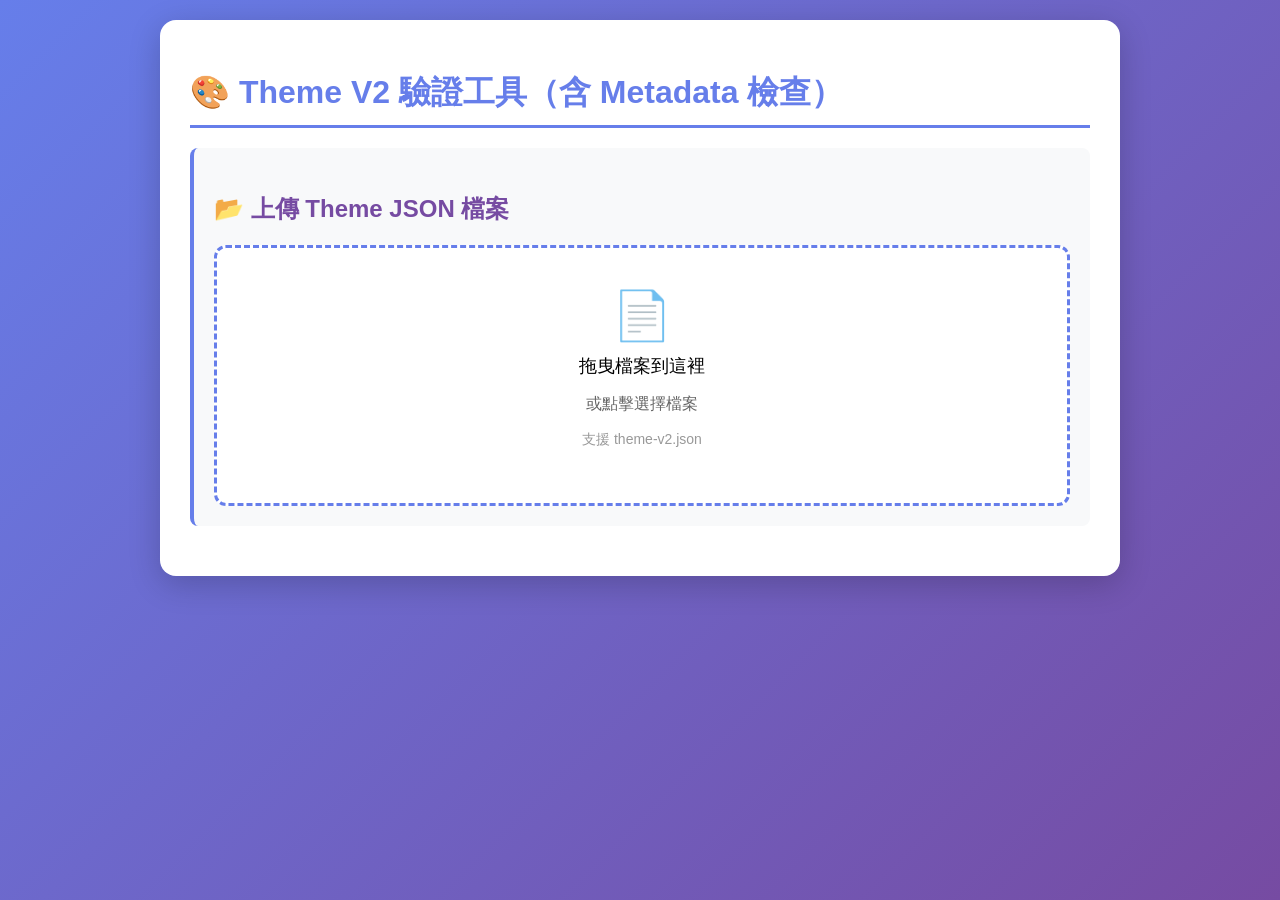
<file: manager/theme-v2-validator-updated.html>
<!DOCTYPE html>
<html lang="zh-TW">
<head>
    <meta charset="UTF-8">
    <meta name="viewport" content="width=device-width, initial-scale=1.0">
    <title>Theme V2 驗證工具（含 Metadata 檢查）</title>
    <style>
        * { box-sizing: border-box; }
        body {
            font-family: "Microsoft JhengHei", "Segoe UI", Arial, sans-serif;
            max-width: 1000px;
            margin: 0 auto;
            padding: 20px;
            background: linear-gradient(135deg, #667eea 0%, #764ba2 100%);
            min-height: 100vh;
        }
        .container {
            background: white;
            padding: 30px;
            border-radius: 16px;
            box-shadow: 0 8px 32px rgba(0,0,0,0.2);
        }
        h1 {
            color: #667eea;
            border-bottom: 3px solid #667eea;
            padding-bottom: 10px;
            margin-bottom: 20px;
        }
        h2 {
            color: #764ba2;
            margin-top: 25px;
        }
        .section {
            background: #f8f9fa;
            padding: 20px;
            margin: 20px 0;
            border-radius: 8px;
            border-left: 4px solid #667eea;
        }
        .upload-area {
            border: 3px dashed #667eea;
            padding: 40px;
            text-align: center;
            border-radius: 12px;
            cursor: pointer;
            transition: all 0.3s;
            background: white;
        }
        .upload-area:hover {
            background: #f0f4ff;
            border-color: #764ba2;
            transform: translateY(-2px);
        }
        .upload-area.dragover {
            background: #e8edff;
            border-color: #764ba2;
            transform: scale(1.02);
        }
        input[type="file"] {
            display: none;
        }
        .btn {
            background: linear-gradient(135deg, #667eea 0%, #764ba2 100%);
            color: white;
            border: none;
            padding: 12px 28px;
            border-radius: 8px;
            cursor: pointer;
            font-size: 16px;
            font-weight: bold;
            margin: 5px;
            transition: all 0.3s;
            box-shadow: 0 4px 12px rgba(102, 126, 234, 0.3);
        }
        .btn:hover {
            transform: translateY(-2px);
            box-shadow: 0 6px 16px rgba(102, 126, 234, 0.4);
        }
        .btn:active {
            transform: translateY(0);
        }
        .btn-success {
            background: linear-gradient(135deg, #51cf66 0%, #37b24d 100%);
        }
        .btn-danger {
            background: linear-gradient(135deg, #ff6b6b 0%, #ee5a6f 100%);
        }
        .btn-warning {
            background: linear-gradient(135deg, #ffd93d 0%, #f9ca24 100%);
            color: #333;
        }
        .result {
            margin-top: 20px;
            padding: 20px;
            border-radius: 8px;
            display: none;
            animation: slideIn 0.3s ease;
        }
        @keyframes slideIn {
            from {
                opacity: 0;
                transform: translateY(-10px);
            }
            to {
                opacity: 1;
                transform: translateY(0);
            }
        }
        .result.success {
            background: #d4edda;
            border: 2px solid #c3e6cb;
            color: #155724;
        }
        .result.error {
            background: #f8d7da;
            border: 2px solid #f5c6cb;
            color: #721c24;
        }
        .result.warning {
            background: #fff3cd;
            border: 2px solid #ffeaa7;
            color: #856404;
        }
        .info-grid {
            display: grid;
            grid-template-columns: 1fr 1fr;
            gap: 15px;
            margin-top: 15px;
        }
        .info-item {
            padding: 12px;
            background: white;
            border-radius: 6px;
            border: 1px solid #e0e0e0;
        }
        .info-label {
            font-weight: bold;
            color: #666;
            font-size: 14px;
            margin-bottom: 5px;
        }
        .info-value {
            color: #333;
            font-size: 16px;
        }
        .check-item {
            padding: 12px;
            margin: 8px 0;
            border-radius: 6px;
            display: flex;
            align-items: center;
            gap: 10px;
        }
        .check-item.pass {
            background: #d4edda;
            border-left: 4px solid #28a745;
        }
        .check-item.fail {
            background: #f8d7da;
            border-left: 4px solid #dc3545;
        }
        .check-item.warn {
            background: #fff3cd;
            border-left: 4px solid #ffc107;
        }
        .icon {
            font-size: 24px;
            flex-shrink: 0;
        }
        .fix-section {
            background: #fff3cd;
            padding: 20px;
            margin: 20px 0;
            border-radius: 8px;
            border: 2px solid #ffc107;
        }
        .code-block {
            background: #2d2d2d;
            color: #f8f8f2;
            padding: 15px;
            border-radius: 6px;
            overflow-x: auto;
            font-family: 'Courier New', monospace;
            font-size: 14px;
            margin: 10px 0;
        }
        .code-block pre {
            margin: 0;
        }
        .metadata-form {
            background: white;
            padding: 20px;
            border-radius: 8px;
            margin: 15px 0;
            border: 1px solid #ddd;
        }
        .form-group {
            margin-bottom: 15px;
        }
        .form-group label {
            display: block;
            font-weight: bold;
            margin-bottom: 5px;
            color: #333;
        }
        .form-group input,
        .form-group textarea {
            width: 100%;
            padding: 10px;
            border: 1px solid #ddd;
            border-radius: 4px;
            font-family: inherit;
            font-size: 14px;
        }
        .form-group textarea {
            resize: vertical;
            min-height: 60px;
        }
        .highlight {
            background: #fffacd;
            padding: 2px 4px;
            border-radius: 3px;
            font-weight: bold;
        }
        .tab-container {
            margin-top: 20px;
        }
        .tab-buttons {
            display: flex;
            gap: 5px;
            border-bottom: 2px solid #ddd;
            margin-bottom: 15px;
        }
        .tab-btn {
            padding: 10px 20px;
            border: none;
            background: #f0f0f0;
            cursor: pointer;
            border-radius: 6px 6px 0 0;
            font-weight: bold;
            transition: all 0.3s;
        }
        .tab-btn.active {
            background: #667eea;
            color: white;
        }
        .tab-content {
            display: none;
            animation: fadeIn 0.3s ease;
        }
        .tab-content.active {
            display: block;
        }
        @keyframes fadeIn {
            from { opacity: 0; }
            to { opacity: 1; }
        }
    </style>
</head>
<body>
    <div class="container">
        <h1>🎨 Theme V2 驗證工具（含 Metadata 檢查）</h1>
        
        <div class="section">
            <h2>📂 上傳 Theme JSON 檔案</h2>
            <div class="upload-area" id="uploadArea">
                <p style="font-size: 48px; margin: 0;">📄</p>
                <p style="font-size: 18px; margin: 10px 0;">拖曳檔案到這裡</p>
                <p style="color: #666;">或點擊選擇檔案</p>
                <p style="font-size: 14px; color: #999;">支援 theme-v2.json</p>
            </div>
            <input type="file" id="fileInput" accept=".json">
        </div>

        <div id="resultArea"></div>
    </div>

    <script>
        let currentData = null;
        let currentFileName = '';

        // 上傳區域處理
        const uploadArea = document.getElementById('uploadArea');
        const fileInput = document.getElementById('fileInput');
        const resultArea = document.getElementById('resultArea');

        uploadArea.addEventListener('click', () => fileInput.click());

        uploadArea.addEventListener('dragover', (e) => {
            e.preventDefault();
            uploadArea.classList.add('dragover');
        });

        uploadArea.addEventListener('dragleave', () => {
            uploadArea.classList.remove('dragover');
        });

        uploadArea.addEventListener('drop', (e) => {
            e.preventDefault();
            uploadArea.classList.remove('dragover');
            const file = e.dataTransfer.files[0];
            if (file) handleFile(file);
        });

        fileInput.addEventListener('change', (e) => {
            const file = e.target.files[0];
            if (file) handleFile(file);
        });

        // 處理檔案
        function handleFile(file) {
            currentFileName = file.name;
            const reader = new FileReader();
            
            reader.onload = (e) => {
                try {
                    const data = JSON.parse(e.target.result);
                    currentData = data;
                    validateTheme(data);
                } catch (error) {
                    showError('JSON 格式錯誤：' + error.message);
                }
            };
            
            reader.readAsText(file);
        }

        // 驗證主題
        function validateTheme(data) {
            const results = {
                passed: [],
                failed: [],
                warnings: []
            };

            // 檢查 metadata
            checkMetadata(data, results);

            // 檢查必要欄位
            checkRequired(data, results);

            // 檢查 colors
            if (data.colors) {
                checkColors(data.colors, results);
            }

            // 檢查 layout
            if (data.layout) {
                checkLayout(data.layout, results);
            }

            // 檢查 messages
            if (data.messages) {
                checkMessages(data.messages, results);
            }

            // 顯示結果
            displayResults(results, data);
        }

        // 檢查 metadata（重點！）
        function checkMetadata(data, results) {
            if (!data.metadata) {
                results.warnings.push({
                    field: 'metadata',
                    message: '缺少 metadata 欄位',
                    fix: 'canAutoFix',
                    severity: 'warning'
                });
                return;
            }

            const meta = data.metadata;

            // 檢查必要子欄位
            if (!meta.name) {
                results.warnings.push({
                    field: 'metadata.name',
                    message: '建議加上主題名稱',
                    fix: 'canAutoFix'
                });
            } else {
                results.passed.push({
                    field: 'metadata.name',
                    message: `主題名稱：${meta.name}`
                });
            }

            if (!meta.version) {
                results.warnings.push({
                    field: 'metadata.version',
                    message: '建議加上版本號',
                    fix: 'canAutoFix'
                });
            } else {
                results.passed.push({
                    field: 'metadata.version',
                    message: `版本：${meta.version}`
                });
            }

            if (!meta.author) {
                results.warnings.push({
                    field: 'metadata.author',
                    message: '建議加上作者資訊',
                    fix: 'canAutoFix'
                });
            } else {
                results.passed.push({
                    field: 'metadata.author',
                    message: `作者：${meta.author}`
                });
            }

            if (!meta.description) {
                results.warnings.push({
                    field: 'metadata.description',
                    message: '建議加上主題描述',
                    fix: 'canAutoFix'
                });
            } else {
                results.passed.push({
                    field: 'metadata.description',
                    message: `描述：${meta.description}`
                });
            }
        }

        // 檢查必要欄位
        function checkRequired(data, results) {
            const required = ['colors', 'layout', 'messages'];
            
            required.forEach(field => {
                if (!data[field]) {
                    results.failed.push({
                        field: field,
                        message: `缺少必要欄位：${field}`,
                        severity: 'error'
                    });
                } else {
                    results.passed.push({
                        field: field,
                        message: `${field} 欄位存在`
                    });
                }
            });
        }

        // 檢查 colors
        function checkColors(colors, results) {
            const requiredColors = ['player1', 'player2', 'background'];
            
            requiredColors.forEach(color => {
                if (!colors[color]) {
                    results.failed.push({
                        field: `colors.${color}`,
                        message: `缺少顏色設定：${color}`
                    });
                } else {
                    results.passed.push({
                        field: `colors.${color}`,
                        message: `${color}: ${colors[color]}`
                    });
                }
            });
        }

        // 檢查 layout
        function checkLayout(layout, results) {
            if (layout.optionGrid) {
                results.passed.push({
                    field: 'layout.optionGrid',
                    message: '排版設定存在'
                });
            } else {
                results.warnings.push({
                    field: 'layout.optionGrid',
                    message: '建議加上排版設定'
                });
            }
        }

        // 檢查 messages
        function checkMessages(messages, results) {
            const requiredMsg = ['win', 'lose'];
            
            requiredMsg.forEach(msg => {
                if (!messages[msg]) {
                    results.warnings.push({
                        field: `messages.${msg}`,
                        message: `建議加上 ${msg} 訊息`
                    });
                } else {
                    results.passed.push({
                        field: `messages.${msg}`,
                        message: `${msg} 訊息已設定`
                    });
                }
            });
        }

        // 顯示結果
        function displayResults(results, data) {
            const hasMetadataIssue = results.warnings.some(w => w.field === 'metadata');
            const hasErrors = results.failed.length > 0;
            const hasWarnings = results.warnings.length > 0;

            let html = '';

            // 總結
            if (hasErrors) {
                html += `<div class="result error" style="display:block;">
                    <h2>❌ 驗證失敗</h2>
                    <p>發現 ${results.failed.length} 個錯誤，${results.warnings.length} 個警告</p>
                </div>`;
            } else if (hasWarnings) {
                html += `<div class="result warning" style="display:block;">
                    <h2>⚠️ 驗證通過（有警告）</h2>
                    <p>發現 ${results.warnings.length} 個警告</p>
                </div>`;
            } else {
                html += `<div class="result success" style="display:block;">
                    <h2>✅ 驗證完全通過</h2>
                    <p>所有檢查項目都通過了！</p>
                </div>`;
            }

            // Tab 切換
            html += `
                <div class="tab-container">
                    <div class="tab-buttons">
                        <button class="tab-btn active" onclick="switchTab('summary')">📊 摘要</button>
                        <button class="tab-btn" onclick="switchTab('details')">📋 詳細</button>
                        ${hasMetadataIssue ? '<button class="tab-btn" onclick="switchTab(\'fix\')">🔧 修復 Metadata</button>' : ''}
                    </div>

                    <div id="tab-summary" class="tab-content active">
                        ${generateSummary(results, data)}
                    </div>

                    <div id="tab-details" class="tab-content">
                        ${generateDetails(results)}
                    </div>

                    ${hasMetadataIssue ? `
                    <div id="tab-fix" class="tab-content">
                        ${generateFixSection(data)}
                    </div>
                    ` : ''}
                </div>
            `;

            resultArea.innerHTML = html;
        }

        // 生成摘要
        function generateSummary(results, data) {
            let html = '<div class="section">';
            
            html += '<h2>📊 驗證摘要</h2>';
            html += `<div class="info-grid">
                <div class="info-item">
                    <div class="info-label">檔案名稱</div>
                    <div class="info-value">${currentFileName}</div>
                </div>
                <div class="info-item">
                    <div class="info-label">檔案大小</div>
                    <div class="info-value">${(JSON.stringify(data).length / 1024).toFixed(2)} KB</div>
                </div>
                <div class="info-item">
                    <div class="info-label">通過項目</div>
                    <div class="info-value" style="color: #28a745;">${results.passed.length}</div>
                </div>
                <div class="info-item">
                    <div class="info-label">警告項目</div>
                    <div class="info-value" style="color: #ffc107;">${results.warnings.length}</div>
                </div>
                <div class="info-item">
                    <div class="info-label">錯誤項目</div>
                    <div class="info-value" style="color: #dc3545;">${results.failed.length}</div>
                </div>
                <div class="info-item">
                    <div class="info-label">Metadata</div>
                    <div class="info-value">${data.metadata ? '✅ 有' : '⚠️ 缺少'}</div>
                </div>
            </div>`;

            html += '</div>';
            return html;
        }

        // 生成詳細資訊
        function generateDetails(results) {
            let html = '<div class="section">';

            // 錯誤
            if (results.failed.length > 0) {
                html += '<h2 style="color: #dc3545;">❌ 錯誤</h2>';
                results.failed.forEach(item => {
                    html += `<div class="check-item fail">
                        <span class="icon">❌</span>
                        <div>
                            <strong>${item.field}</strong><br>
                            ${item.message}
                        </div>
                    </div>`;
                });
            }

            // 警告
            if (results.warnings.length > 0) {
                html += '<h2 style="color: #ffc107;">⚠️ 警告</h2>';
                results.warnings.forEach(item => {
                    html += `<div class="check-item warn">
                        <span class="icon">⚠️</span>
                        <div>
                            <strong>${item.field}</strong><br>
                            ${item.message}
                        </div>
                    </div>`;
                });
            }

            // 通過
            if (results.passed.length > 0) {
                html += '<h2 style="color: #28a745;">✅ 通過</h2>';
                results.passed.forEach(item => {
                    html += `<div class="check-item pass">
                        <span class="icon">✅</span>
                        <div>
                            <strong>${item.field}</strong><br>
                            ${item.message}
                        </div>
                    </div>`;
                });
            }

            html += '</div>';
            return html;
        }

        // 生成修復區域
        function generateFixSection(data) {
            const hasMetadata = data.metadata;
            
            let html = `
                <div class="fix-section">
                    <h2>🔧 自動修復 Metadata</h2>
                    <p>填寫下方資訊，系統會自動產生完整的 JSON 檔案</p>

                    <div class="metadata-form">
                        <div class="form-group">
                            <label>主題名稱 <span style="color: red;">*</span></label>
                            <input type="text" id="metaName" placeholder="例如：Standing Wave Harmonics" 
                                value="${hasMetadata && data.metadata.name ? data.metadata.name : ''}">
                        </div>

                        <div class="form-group">
                            <label>版本號 <span style="color: red;">*</span></label>
                            <input type="text" id="metaVersion" placeholder="例如：2.0" 
                                value="${hasMetadata && data.metadata.version ? data.metadata.version : '2.0'}">
                        </div>

                        <div class="form-group">
                            <label>作者</label>
                            <input type="text" id="metaAuthor" placeholder="例如：chaher@dysh.tyc.edu.tw" 
                                value="${hasMetadata && data.metadata.author ? data.metadata.author : ''}">
                        </div>

                        <div class="form-group">
                            <label>描述</label>
                            <textarea id="metaDescription" placeholder="例如：駐波泛音物理教學遊戲主題">${hasMetadata && data.metadata.description ? data.metadata.description : ''}</textarea>
                        </div>

                        <button class="btn btn-success" onclick="generateFixedJSON()">
                            ✨ 產生完整 JSON
                        </button>
                        <button class="btn btn-warning" onclick="copyMetadataCode()">
                            📋 只複製 metadata 代碼
                        </button>
                    </div>

                    <div id="fixedResult"></div>
                </div>

                <div class="section">
                    <h2>📚 手動修復教學</h2>
                    <p><strong>步驟 1：</strong>打開你的 <span class="highlight">theme-v2.json</span></p>
                    <p><strong>步驟 2：</strong>在檔案最上面（第一個 <code>{</code> 後面）加入：</p>
                    
                    <div class="code-block"><pre>"metadata": {
  "name": "你的主題名稱",
  "version": "2.0",
  "author": "你的名字",
  "description": "主題描述"
},</pre></div>

                    <p><strong>步驟 3：</strong>記得後面要有逗號 <code>,</code></p>
                    <p><strong>步驟 4：</strong>儲存後重新驗證</p>
                </div>
            `;

            return html;
        }

        // 產生修復後的 JSON
        function generateFixedJSON() {
            const name = document.getElementById('metaName').value.trim();
            const version = document.getElementById('metaVersion').value.trim();
            const author = document.getElementById('metaAuthor').value.trim();
            const description = document.getElementById('metaDescription').value.trim();

            if (!name || !version) {
                alert('請填寫主題名稱和版本號！');
                return;
            }

            // 建立新的 metadata
            const metadata = {
                name: name,
                version: version
            };

            if (author) metadata.author = author;
            if (description) metadata.description = description;

            // 建立完整的 JSON
            const fixedData = {
                metadata: metadata,
                ...currentData
            };

            // 如果原本就有 metadata，要移除舊的
            if (currentData.metadata) {
                delete fixedData.metadata;
                fixedData.metadata = metadata;
            }

            const jsonString = JSON.stringify(fixedData, null, 2);

            const resultHTML = `
                <div style="margin-top: 20px;">
                    <h3>✅ 完整的 JSON（已修復）</h3>
                    <div class="code-block"><pre>${escapeHtml(jsonString)}</pre></div>
                    <button class="btn btn-success" onclick="downloadJSON()">
                        💾 下載 JSON 檔案
                    </button>
                    <button class="btn" onclick="copyToClipboard('${escapeHtml(jsonString).replace(/'/g, "\\'")}')">
                        📋 複製到剪貼簿
                    </button>
                </div>
            `;

            document.getElementById('fixedResult').innerHTML = resultHTML;

            // 儲存修復後的資料
            window.fixedData = fixedData;
        }

        // 只複製 metadata 代碼
        function copyMetadataCode() {
            const name = document.getElementById('metaName').value.trim();
            const version = document.getElementById('metaVersion').value.trim();
            const author = document.getElementById('metaAuthor').value.trim();
            const description = document.getElementById('metaDescription').value.trim();

            if (!name || !version) {
                alert('請填寫主題名稱和版本號！');
                return;
            }

            let code = '"metadata": {\n';
            code += `  "name": "${name}",\n`;
            code += `  "version": "${version}"`;
            
            if (author) code += `,\n  "author": "${author}"`;
            if (description) code += `,\n  "description": "${description}"`;
            
            code += '\n},';

            copyToClipboard(code);
            alert('✅ Metadata 代碼已複製！\n\n請貼到 theme-v2.json 的最上面');
        }

        // 下載 JSON
        function downloadJSON() {
            if (!window.fixedData) return;

            const blob = new Blob([JSON.stringify(window.fixedData, null, 2)], {
                type: 'application/json'
            });
            
            const url = URL.createObjectURL(blob);
            const a = document.createElement('a');
            a.href = url;
            a.download = currentFileName.replace('.json', '-fixed.json');
            a.click();
            URL.revokeObjectURL(url);

            alert('✅ 已下載修復後的檔案！');
        }

        // 複製到剪貼簿
        function copyToClipboard(text) {
            const textarea = document.createElement('textarea');
            textarea.value = text;
            document.body.appendChild(textarea);
            textarea.select();
            document.execCommand('copy');
            document.body.removeChild(textarea);
        }

        // HTML 轉義
        function escapeHtml(text) {
            const map = {
                '&': '&amp;',
                '<': '&lt;',
                '>': '&gt;',
                '"': '&quot;',
                "'": '&#039;'
            };
            return text.replace(/[&<>"']/g, m => map[m]);
        }

        // Tab 切換
        function switchTab(tabName) {
            // 隱藏所有 tab
            document.querySelectorAll('.tab-content').forEach(tab => {
                tab.classList.remove('active');
            });
            document.querySelectorAll('.tab-btn').forEach(btn => {
                btn.classList.remove('active');
            });

            // 顯示選中的 tab
            document.getElementById('tab-' + tabName).classList.add('active');
            event.target.classList.add('active');
        }

        // 錯誤顯示
        function showError(message) {
            resultArea.innerHTML = `
                <div class="result error" style="display:block;">
                    <h2>❌ 錯誤</h2>
                    <p>${message}</p>
                </div>
            `;
        }
    </script>
</body>
</html>
</file>
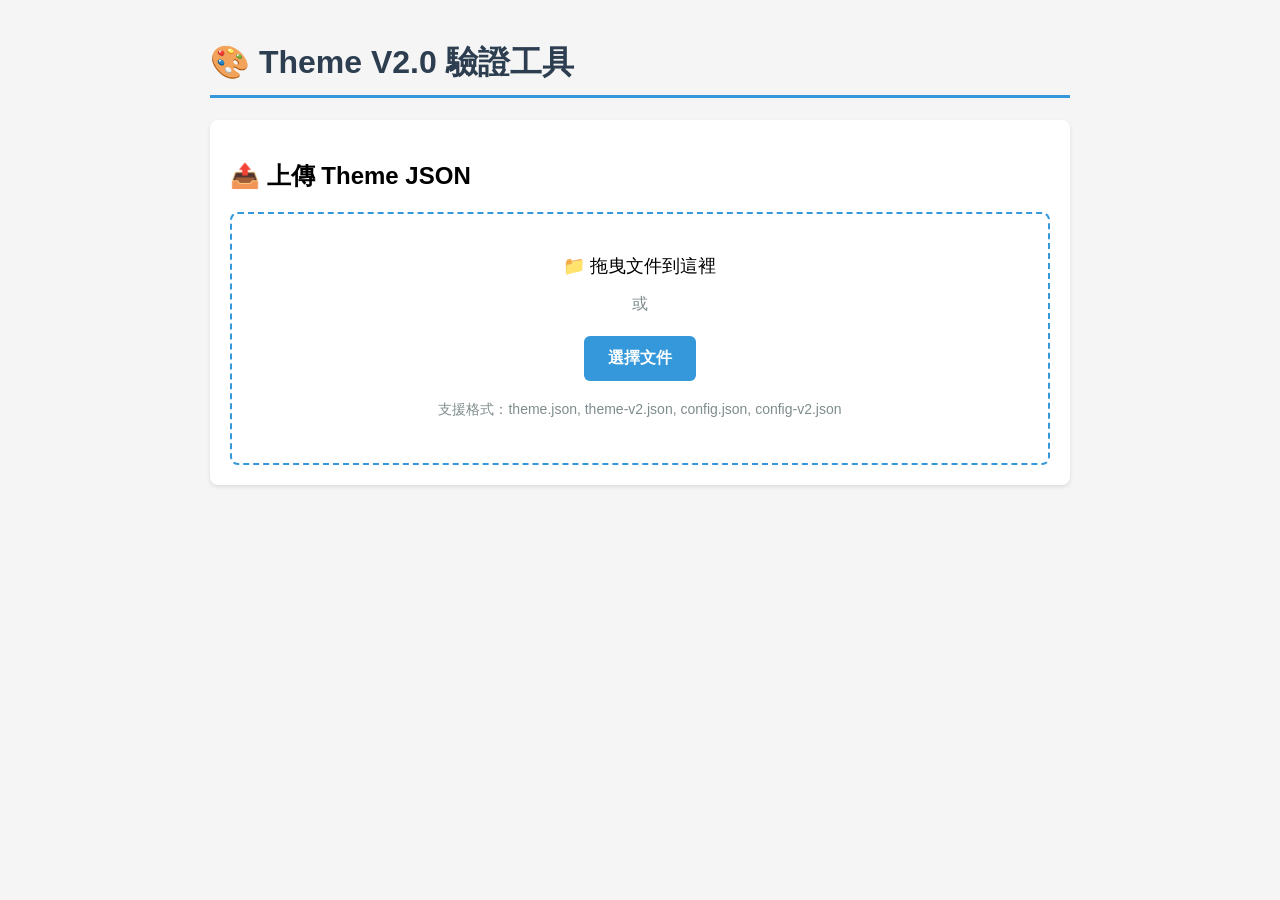
<file: manager/theme-v2-validator.html>
<!DOCTYPE html>
<html lang="zh-TW">
<head>
    <meta charset="UTF-8">
    <meta name="viewport" content="width=device-width, initial-scale=1.0">
    <title>Theme V2 驗證工具</title>
    <style>
        * { box-sizing: border-box; }
        body {
            font-family: "Segoe UI", Arial, sans-serif;
            max-width: 900px;
            margin: 0 auto;
            padding: 20px;
            background: #f5f5f5;
        }
        h1 {
            color: #2c3e50;
            border-bottom: 3px solid #3498db;
            padding-bottom: 10px;
        }
        .section {
            background: white;
            padding: 20px;
            margin: 20px 0;
            border-radius: 8px;
            box-shadow: 0 2px 4px rgba(0,0,0,0.1);
        }
        .upload-area {
            border: 2px dashed #3498db;
            padding: 30px;
            text-align: center;
            border-radius: 8px;
            cursor: pointer;
            transition: all 0.3s;
        }
        .upload-area:hover {
            background: #ecf0f1;
            border-color: #2980b9;
        }
        .upload-area.dragover {
            background: #d5e8f7;
            border-color: #2980b9;
        }
        input[type="file"] {
            display: none;
        }
        .btn {
            background: #3498db;
            color: white;
            border: none;
            padding: 12px 24px;
            border-radius: 6px;
            cursor: pointer;
            font-size: 16px;
            font-weight: bold;
            margin: 5px;
            transition: background 0.3s;
        }
        .btn:hover {
            background: #2980b9;
        }
        .btn-success {
            background: #27ae60;
        }
        .btn-success:hover {
            background: #229954;
        }
        .btn-danger {
            background: #e74c3c;
        }
        .btn-danger:hover {
            background: #c0392b;
        }
        .result {
            margin-top: 20px;
            padding: 15px;
            border-radius: 6px;
            display: none;
        }
        .result.success {
            background: #d4edda;
            border: 1px solid #c3e6cb;
            color: #155724;
        }
        .result.error {
            background: #f8d7da;
            border: 1px solid #f5c6cb;
            color: #721c24;
        }
        .result.warning {
            background: #fff3cd;
            border: 1px solid #ffeaa7;
            color: #856404;
        }
        .info-grid {
            display: grid;
            grid-template-columns: 1fr 1fr;
            gap: 15px;
            margin-top: 15px;
        }
        .info-item {
            background: #f8f9fa;
            padding: 12px;
            border-radius: 6px;
            border-left: 4px solid #3498db;
        }
        .info-item strong {
            display: block;
            color: #2c3e50;
            margin-bottom: 5px;
        }
        .code-block {
            background: #2c3e50;
            color: #ecf0f1;
            padding: 15px;
            border-radius: 6px;
            overflow-x: auto;
            font-family: "Consolas", "Monaco", monospace;
            font-size: 14px;
            max-height: 400px;
            overflow-y: auto;
        }
        .checklist {
            list-style: none;
            padding: 0;
        }
        .checklist li {
            padding: 10px;
            margin: 5px 0;
            background: #f8f9fa;
            border-radius: 4px;
            border-left: 4px solid #95a5a6;
        }
        .checklist li.valid {
            border-left-color: #27ae60;
            background: #d4edda;
        }
        .checklist li.invalid {
            border-left-color: #e74c3c;
            background: #f8d7da;
        }
        .checklist li::before {
            margin-right: 10px;
            font-weight: bold;
        }
        .checklist li.valid::before {
            content: "✅";
        }
        .checklist li.invalid::before {
            content: "❌";
        }
    </style>
</head>
<body>
    <h1>🎨 Theme V2.0 驗證工具</h1>
    
    <div class="section">
        <h2>📤 上傳 Theme JSON</h2>
        <div class="upload-area" id="uploadArea">
            <p style="font-size: 18px; margin: 10px 0;">📁 拖曳文件到這裡</p>
            <p style="color: #7f8c8d;">或</p>
            <button class="btn" onclick="document.getElementById('fileInput').click()">選擇文件</button>
            <input type="file" id="fileInput" accept=".json" onchange="handleFile(this.files[0])">
            <p style="font-size: 14px; color: #7f8c8d; margin-top: 15px;">
                支援格式：theme.json, theme-v2.json, config.json, config-v2.json
            </p>
        </div>
    </div>

    <div id="resultSection" style="display: none;">
        <div class="section">
            <h2>📊 驗證結果</h2>
            <div id="validationResult"></div>
        </div>

        <div class="section">
            <h2>📝 文件資訊</h2>
            <div id="fileInfo"></div>
        </div>

        <div class="section">
            <h2>🔍 結構檢查</h2>
            <ul class="checklist" id="structureCheck"></ul>
        </div>

        <div class="section">
            <h2>💾 JSON 預覽</h2>
            <pre class="code-block" id="jsonPreview"></pre>
        </div>

        <div class="section">
            <h2>📥 下載</h2>
            <button class="btn btn-success" onclick="downloadJSON()">💾 下載格式化的 JSON</button>
            <button class="btn" onclick="location.reload()">🔄 重新開始</button>
        </div>
    </div>

    <script>
        let currentJSON = null;
        let currentFilename = '';

        // 拖曳上傳
        const uploadArea = document.getElementById('uploadArea');
        
        uploadArea.addEventListener('dragover', (e) => {
            e.preventDefault();
            uploadArea.classList.add('dragover');
        });

        uploadArea.addEventListener('dragleave', () => {
            uploadArea.classList.remove('dragover');
        });

        uploadArea.addEventListener('drop', (e) => {
            e.preventDefault();
            uploadArea.classList.remove('dragover');
            const file = e.dataTransfer.files[0];
            if (file) handleFile(file);
        });

        // 處理文件
        function handleFile(file) {
            if (!file) return;
            
            currentFilename = file.name;
            const reader = new FileReader();
            
            reader.onload = (e) => {
                try {
                    const content = e.target.result;
                    currentJSON = JSON.parse(content);
                    validateJSON(currentJSON, file.name);
                } catch (error) {
                    showError('JSON 格式錯誤：' + error.message);
                }
            };
            
            reader.readAsText(file);
        }

        // 驗證 JSON
        function validateJSON(data, filename) {
            document.getElementById('resultSection').style.display = 'block';
            
            let isValid = true;
            let errors = [];
            let warnings = [];
            let fileType = 'unknown';

            // 判斷文件類型
            if (data.meta && data.messages && data.layout && data.colors) {
                fileType = 'theme-v2';
            } else if (data.game && data.modes && data.levels) {
                fileType = 'config-v2';
            } else if (data.title && data.colors) {
                fileType = 'theme-v1';
            } else if (data.description && data.practiceBtn) {
                fileType = 'config-v1';
            }

            // 顯示文件資訊
            const fileInfo = document.getElementById('fileInfo');
            fileInfo.innerHTML = `
                <div class="info-grid">
                    <div class="info-item">
                        <strong>文件名稱</strong>
                        ${filename}
                    </div>
                    <div class="info-item">
                        <strong>文件類型</strong>
                        ${getFileTypeName(fileType)}
                    </div>
                    <div class="info-item">
                        <strong>文件大小</strong>
                        ${(JSON.stringify(data).length / 1024).toFixed(2)} KB
                    </div>
                    <div class="info-item">
                        <strong>格式版本</strong>
                        ${fileType.includes('v2') ? 'V2.0 (新版)' : fileType.includes('v1') ? 'V1.0 (舊版)' : '未知'}
                    </div>
                </div>
            `;

            // 結構檢查
            const checks = [];
            
            if (fileType === 'theme-v2') {
                checks.push({ name: 'meta 資訊', valid: !!data.meta, required: true });
                checks.push({ name: 'messages 訊息', valid: !!data.messages, required: true });
                checks.push({ name: 'layout 排版', valid: !!data.layout, required: true });
                checks.push({ name: 'colors 顏色', valid: !!data.colors, required: true });
                checks.push({ name: 'cssVariables CSS變數', valid: !!data.cssVariables, required: false });
                checks.push({ name: 'features 功能', valid: !!data.features, required: false });
                
                // 細節檢查
                if (data.messages) {
                    checks.push({ name: 'messages.penalty', valid: !!data.messages.penalty, required: true });
                    checks.push({ name: 'messages.combo', valid: !!data.messages.combo, required: true });
                    checks.push({ name: 'messages.win', valid: Array.isArray(data.messages.win), required: true });
                }
                
                if (data.layout) {
                    checks.push({ name: 'layout.optionGrid', valid: !!data.layout.optionGrid, required: true });
                }

            } else if (fileType === 'config-v2') {
                checks.push({ name: 'game 遊戲資訊', valid: !!data.game, required: true });
                checks.push({ name: 'modes 遊戲模式', valid: !!data.modes, required: true });
                checks.push({ name: 'levels 關卡設定', valid: Array.isArray(data.levels), required: true });
                
                if (data.levels) {
                    checks.push({ name: `關卡數量 (${data.levels.length})`, valid: data.levels.length > 0, required: true });
                }

            } else if (fileType === 'theme-v1') {
                warnings.push('這是舊版 (V1.0) theme.json，建議升級到 V2.0 格式');
            } else if (fileType === 'config-v1') {
                warnings.push('這是舊版 (V1.0) config.json，建議升級到 V2.0 格式');
            } else {
                errors.push('無法識別的 JSON 格式');
                isValid = false;
            }

            // 顯示結構檢查
            const structureCheck = document.getElementById('structureCheck');
            structureCheck.innerHTML = checks.map(check => {
                const status = check.valid ? 'valid' : (check.required ? 'invalid' : 'valid');
                const text = check.required ? (check.valid ? '必要欄位' : '缺少必要欄位') : '可選欄位';
                return `<li class="${status}">${check.name} - ${text}</li>`;
            }).join('');

            // 檢查必要欄位
            checks.forEach(check => {
                if (check.required && !check.valid) {
                    errors.push(`缺少必要欄位: ${check.name}`);
                    isValid = false;
                }
            });

            // 顯示驗證結果
            const resultDiv = document.getElementById('validationResult');
            if (isValid && errors.length === 0) {
                resultDiv.className = 'result success';
                resultDiv.style.display = 'block';
                resultDiv.innerHTML = `
                    <h3>✅ 驗證通過！</h3>
                    <p>這是一個有效的 ${getFileTypeName(fileType)}</p>
                    ${warnings.length > 0 ? `<p><strong>提醒：</strong><br>${warnings.join('<br>')}</p>` : ''}
                `;
            } else {
                resultDiv.className = 'result error';
                resultDiv.style.display = 'block';
                resultDiv.innerHTML = `
                    <h3>❌ 驗證失敗</h3>
                    <p><strong>錯誤：</strong></p>
                    <ul>${errors.map(e => `<li>${e}</li>`).join('')}</ul>
                    ${warnings.length > 0 ? `<p><strong>警告：</strong><br>${warnings.join('<br>')}</p>` : ''}
                `;
            }

            // 顯示 JSON 預覽
            document.getElementById('jsonPreview').textContent = JSON.stringify(data, null, 2);
        }

        function getFileTypeName(type) {
            const names = {
                'theme-v2': 'Theme V2.0 (主題設定 - 新版)',
                'config-v2': 'Config V2.0 (遊戲配置 - 新版)',
                'theme-v1': 'Theme V1.0 (主題設定 - 舊版)',
                'config-v1': 'Config V1.0 (遊戲配置 - 舊版)',
                'unknown': '未知格式'
            };
            return names[type] || '未知';
        }

        function showError(message) {
            document.getElementById('resultSection').style.display = 'block';
            const resultDiv = document.getElementById('validationResult');
            resultDiv.className = 'result error';
            resultDiv.style.display = 'block';
            resultDiv.innerHTML = `<h3>❌ 錯誤</h3><p>${message}</p>`;
        }

        function downloadJSON() {
            if (!currentJSON) return;
            
            const formatted = JSON.stringify(currentJSON, null, 2);
            const blob = new Blob([formatted], { type: 'application/json' });
            const url = URL.createObjectURL(blob);
            const a = document.createElement('a');
            a.href = url;
            a.download = currentFilename || 'theme-v2.json';
            a.click();
            URL.revokeObjectURL(url);
        }
    </script>
</body>
</html>
</file>
<file: style.css>
:root {
    --p1-color: #FF6B6B;
    --p2-color: #4ECDC4;
    --bg-color: #f7f9fc;
    --correct-color: #2ecc71;
    --wrong-color: #e74c3c;
}

* { 
    box-sizing: border-box; 
    user-select: none; 
    -webkit-user-select: none; 
    touch-action: manipulation; 
}

body { 
    margin: 0; 
    padding: 0; 
    width: 100vw; 
    height: 100dvh; 
    overflow: hidden; 
    font-family: "Segoe UI", sans-serif; 
    background: var(--bg-color); 
    display: flex; 
    flex-direction: column; 
    position: relative; 
}

/* 時間條 */
.time-bar-container {
    position: absolute; 
    left: 0; 
    width: 100%; 
    height: 8px; 
    background: #ddd; 
    z-index: 100; 
    pointer-events: none;
}
.time-fill {
    width: 100%; 
    height: 100%; 
    background: #e74c3c; 
    transition: width 1s linear;
}

/* 警告層 */
.overlay-transparent {
    position: absolute; 
    top: 0; 
    left: 0; 
    width: 100%; 
    height: 100%;
    display: flex; 
    flex-direction: column; 
    justify-content: space-between; 
    align-items: center;
    background: transparent; 
    z-index: 200; 
    pointer-events: none;
    padding: 80px 0;
}

.warn-text {
    color: #e74c3c;
    font-size: 3.5rem;
    font-weight: 900;
    text-shadow: 2px 2px 0 #fff, -1px -1px 0 #fff, 1px -1px 0 #fff, -1px 1px 0 #fff, 1px 1px 0 #fff;
    animation: warnPulse 0.5s infinite alternate;
}
@keyframes warnPulse { 
    from { transform: scale(1); opacity: 0.8; } 
    to { transform: scale(1.1); opacity: 1; } 
}

.warn-p1 { transform: rotate(180deg); }
.warn-p2 { }

/* 圖片和文字內容 */
.img-content { 
    max-width: 100%; 
    max-height: 160px; 
    width: auto; 
    object-fit: contain; 
    background: white; 
    padding: 5px; 
    border-radius: 8px; 
}
.sp-img-content { max-height: 250px; }
.text-answer { 
    font-size: 1rem; 
    font-family: "Segoe UI", sans-serif; 
}

/* 佈局系統 */
#versus-container { 
    flex: 1; 
    display: flex; 
    flex-direction: column; 
    height: 100%; 
    z-index: 1; 
}

.player-area { 
    flex: 1; 
    position: relative; 
    display: flex; 
    flex-direction: column; 
    justify-content: center; 
    align-items: center; 
    padding: 10px; 
}

/* 分數條區域 */
.divider { 
    height: 60px; 
    background: #ecf0f1; 
    width: 100%; 
    display: flex; 
    justify-content: center; 
    align-items: center; 
    z-index: 10; 
    position: relative; 
    border-top: 2px solid #bdc3c7; 
    border-bottom: 2px solid #bdc3c7; 
    padding: 0 5px; 
    gap: 5px;
}

.score-info-group { 
    display: flex; 
    flex-direction: column; 
    align-items: center; 
    width: 40px; 
    flex-shrink: 0; 
}

.p1-group { transform: rotate(180deg); }

.score-label { 
    font-size: 0.8rem; 
    font-weight: 900; 
    line-height: 1; 
}

.score-num { 
    font-size: 1.4rem; 
    font-weight: bold; 
    color: #333; 
    line-height: 1; 
}

.bar-container { 
    flex: 1; 
    height: 14px; 
    background: #dcdde1; 
    border-radius: 7px; 
    overflow: hidden; 
    position: relative; 
    display: flex; 
}

.bar-fill { 
    height: 100%; 
    transition: width 0.3s cubic-bezier(0.4, 0, 0.2, 1); 
}

.bar-reverse { justify-content: flex-end; }

.center-control { 
    display: flex; 
    flex-direction: column; 
    align-items: center; 
    justify-content: center; 
    margin: 0 5px; 
    width: 60px; 
    flex-shrink: 0; 
}

.timer-center { 
    font-size: 0.8rem; 
    font-weight: bold; 
    color: #e74c3c; 
    margin-top: 2px; 
}

/* 單人模式 */
#single-player-area { 
    width: 100%; 
    height: 100%; 
    background: #f0f8ff; 
    display: flex; 
    flex-direction: column; 
    align-items: center; 
    justify-content: center; 
    padding: 20px; 
    position: relative; 
    z-index: 5;
}

.sp-header { 
    position: absolute; 
    top: 0; 
    left: 0; 
    width: 100%; 
    padding: 15px; 
    display: flex; 
    justify-content: space-between; 
    align-items: center; 
    z-index: 10; 
}

.sp-score-box { 
    font-size: 1.5rem; 
    font-weight: bold; 
    color: #2c3e50; 
    background: rgba(255,255,255,0.8); 
    padding: 5px 15px; 
    border-radius: 20px; 
    box-shadow: 0 2px 5px rgba(0,0,0,0.1); 
}

.sp-options-grid { 
    max-width: 500px !important; 
    gap: 15px !important; 
    margin-top: 30px; 
}

/* Combo 顯示 */
.combo-display { 
    font-size: 1rem; 
    font-weight: 900; 
    color: #f39c12; 
    transition: opacity 0.3s; 
    position: absolute; 
    top: 45px; 
    left: 10px; 
    z-index: 15;
    text-shadow: 1px 1px 0 #fff;
}

.combo-container { 
    font-size: 2rem; 
    font-weight: 900; 
    color: #f39c12; 
    margin-bottom: 10px; 
    text-shadow: 2px 2px 0 #fff; 
    animation: comboPop 0.3s cubic-bezier(0.175, 0.885, 0.32, 1.275); 
}

@keyframes comboPop { 
    0% { transform: scale(0.5); } 
    50% { transform: scale(1.3); } 
    100% { transform: scale(1); } 
}

/* P1 翻轉 */
#p1-area { 
    transform: rotate(180deg); 
    border-bottom: 1px solid #eee; 
}

#p2-area { 
    border-top: 1px solid #eee; 
}

/* 通用 UI */
.menu-btn-small { 
    background: #7f8c8d; 
    color: #fff; 
    border: none; 
    padding: 6px 12px; 
    border-radius: 20px; 
    font-size: 0.8rem; 
    cursor: pointer; 
    font-weight: bold; 
    white-space: nowrap; 
}

.menu-btn-small:active { transform: translateY(2px); }

.question-box { 
    font-size: 1.8rem; 
    font-weight: bold; 
    margin-bottom: 15px; 
    font-family: 'Times New Roman', serif; 
    display: flex; 
    justify-content: center; 
    align-items: center; 
    width: 100%; 
}

/* ===== 動態網格系統 ===== */
.options-grid { 
    display: grid; 
    width: 95%; 
    max-width: 400px; 
}

/* 2x2 網格（預設，駐波用） */
.options-grid.grid-2x2,
.options-grid:not(.grid-1x4):not(.grid-2x3):not(.grid-3x2) {
    grid-template-columns: 1fr 1fr;
    grid-template-rows: 1fr 1fr;
    gap: 10px;
}

/* 1x4 單列（有機化學單人模式） */
.options-grid.grid-1x4 {
    grid-template-columns: 1fr;
    grid-template-rows: repeat(4, 1fr);
    gap: 8px;
}

/* 2x3 網格（未來擴充用） */
.options-grid.grid-2x3 {
    grid-template-columns: 1fr 1fr;
    grid-template-rows: repeat(3, 1fr);
    gap: 10px;
}

/* 3x2 網格（未來擴充用） */
.options-grid.grid-3x2 {
    grid-template-columns: repeat(3, 1fr);
    grid-template-rows: 1fr 1fr;
    gap: 10px;
}

/* 雙人模式排版切換 */
body.duel-mode .options-grid.grid-1x4 {
    grid-template-columns: 1fr 1fr;
    grid-template-rows: 1fr 1fr;
    gap: 5px;
}

.option-btn { 
    background: white; 
    border: 2px solid #e0e0e0; 
    border-radius: 12px; 
    padding: 5px 0; 
    font-size: 1.6rem; 
    font-weight: bold; 
    cursor: pointer; 
    display: flex; 
    justify-content: center; 
    align-items: center; 
    box-shadow: 0 4px 0 #d0d0d0; 
    transition: all 0.1s; 
    min-height: 70px; 
    overflow: hidden; 
    position: relative; 
}

.option-btn:active { 
    transform: translateY(4px); 
    box-shadow: none; 
}

/* 浮動分數 */
.float-score { 
    position: absolute; 
    font-weight: bold; 
    font-size: 1.5rem; 
    pointer-events: none; 
    z-index: 100; 
    animation: floatUp 1s ease-out forwards; 
}

.broken-voice { 
    color: #8e44ad !important; 
    font-size: 1.8rem !important; 
    font-weight: 900; 
    text-shadow: 0 0 5px #fff; 
}

@keyframes floatUp { 
    0% { transform: translateY(0) scale(1); opacity: 1; } 
    100% { transform: translateY(-50px) scale(1.2); opacity: 0; } 
}

/* Combo 射擊 */
.combo-shot {
    position: absolute; 
    font-size: 1.5rem; 
    font-weight: 900; 
    color: #f39c12; 
    z-index: 200; 
    pointer-events: none;
    text-shadow: 0 0 4px #fff; 
    opacity: 0;
}

.shot-p1 { 
    animation: shootP1toP2 1.0s ease-in forwards; 
    animation-delay: 0.2s; 
}

.shot-p2 { 
    animation: shootP2toP1 1.0s ease-in forwards; 
    animation-delay: 0.2s; 
}

@keyframes shootP1toP2 { 
    0% { top: 25%; opacity: 1; transform: translate(-50%, -50%) rotate(180deg) scale(1); } 
    10% { top: 25%; opacity: 1; transform: translate(-50%, -50%) rotate(180deg) scale(1.2); }
    100% { top: 75%; opacity: 0; transform: translate(-50%, -50%) rotate(180deg) scale(2); } 
}

@keyframes shootP2toP1 { 
    0% { top: 75%; opacity: 1; transform: translate(-50%, -50%) scale(1); } 
    10% { top: 75%; opacity: 1; transform: translate(-50%, -50%) scale(1.2); }
    100% { top: 25%; opacity: 0; transform: translate(-50%, -50%) scale(2); } 
}

/* Overlay */
.overlay { 
    position: absolute; 
    top: 0; 
    left: 0; 
    width: 100%; 
    height: 100%; 
    display: flex; 
    flex-direction: column; 
    justify-content: center; 
    align-items: center; 
    background: rgba(255,255,255,0.95); 
    z-index: 20; 
    text-align: center; 
}

.hidden { display: none !important; }

.big-circle { 
    width: 90px; 
    height: 90px; 
    border: 8px solid var(--correct-color); 
    border-radius: 50%; 
    display: flex; 
    justify-content: center; 
    align-items: center; 
    margin-bottom: 15px; 
    animation: popIn 0.3s cubic-bezier(0.175, 0.885, 0.32, 1.275); 
}

.waiting-text { 
    font-size: 1.2rem; 
    font-weight: bold; 
    color: #555; 
    animation: blink 1.5s infinite; 
}

@keyframes popIn { 
    0% { transform: scale(0); opacity: 0; } 
    100% { transform: scale(1); opacity: 1; } 
}

@keyframes blink { 
    50% { opacity: 0.5; } 
}

/* 選單 */
#main-menu { 
    background: #fff; 
    z-index: 30; 
    overflow-y: auto; 
    padding: 60px 0 40px 0; 
    justify-content: flex-start; 
}

.menu-title { 
    font-size: 2rem; 
    margin-bottom: 10px; 
    color: #2c3e50; 
    font-weight: bold; 
}

.rule-text { 
    font-size: 0.9rem; 
    color: #7f8c8d; 
    margin-bottom: 20px; 
    background: #f0f2f5; 
    padding: 8px 15px; 
    border-radius: 8px; 
    max-width: 90%; 
    line-height: 1.6; 
}

.mode-section { 
    margin-bottom: 20px; 
    width: 100%; 
    display: flex; 
    flex-direction: column; 
    align-items: center;
}

.mode-label { 
    font-size: 1rem; 
    color: #34495e; 
    margin-bottom: 8px; 
    font-weight: bold; 
    border-left: 4px solid #34495e; 
    padding-left: 10px; 
    width: 80%; 
    max-width: 300px; 
    text-align: left;
}

.mode-btn { 
    width: 80%; 
    max-width: 300px; 
    padding: 14px; 
    margin: 6px; 
    font-size: 1.1rem; 
    border: none; 
    border-radius: 12px; 
    color: white; 
    font-weight: bold; 
    cursor: pointer; 
    box-shadow: 0 4px 0 rgba(0,0,0,0.15); 
    transition: transform 0.1s; 
    position: relative; 
}

.mode-btn:active { 
    transform: translateY(4px); 
    box-shadow: none; 
}

.btn-practice { background: #95a5a6; }
.btn-speed { background: #e74c3c; }
.btn-versus { background: #3498db; }
.btn-table { background: #f1c40f; color: #333; margin-top: 20px; }

/* 對照表 */
#ref-table-overlay { 
    z-index: 50; 
    align-items: center; 
    justify-content: flex-start; 
    padding-top: 40px; 
}

.close-btn { 
    position: absolute; 
    top: 20px; 
    right: 20px; 
    background: #333; 
    color: white; 
    border: none; 
    padding: 10px 20px; 
    border-radius: 20px; 
    font-size: 1rem; 
    cursor: pointer; 
}

.math-table { 
    border-collapse: collapse; 
    width: 90%; 
    max-width: 500px; 
    background: white; 
    box-shadow: 0 5px 15px rgba(0,0,0,0.1); 
}

.math-table th, .math-table td { 
    border: 1px solid #ddd; 
    padding: 10px; 
    text-align: center; 
    font-size: 1rem; 
    font-family: 'Times New Roman', serif; 
}

.math-table th { 
    background: #f8f9fa; 
    color: #333; 
    font-weight: bold; 
}

.math-table tr:nth-child(even) { 
    background: #fcfcfc; 
}

/* 倒數 */
#countdown-overlay { 
    background: rgba(255,255,255,0.98); 
    z-index: 100; 
}

.countdown-wrapper-top { 
    transform: rotate(180deg); 
    width: 100%; 
    display: flex; 
    justify-content: center; 
}

.countdown-wrapper-bot { 
    width: 100%; 
    display: flex; 
    justify-content: center; 
}

.countdown-number { 
    font-size: 8rem; 
    font-weight: 900; 
    color: #2c3e50; 
}

@keyframes countPop { 
    0% { transform: scale(0.5); opacity: 0; } 
    50% { transform: scale(1.2); opacity: 1; } 
    100% { transform: scale(1); opacity: 1; } 
}

/* 結束畫面 */
#game-over { 
    z-index: 40; 
    background: white; 
    flex-direction: column; 
    padding: 0; 
}

.go-half { 
    flex: 1; 
    width: 100%; 
    display: flex; 
    flex-direction: column; 
    justify-content: center; 
    align-items: center; 
    padding: 20px; 
}

.go-top { 
    background: #fff; 
    transform: rotate(180deg); 
    border-bottom: 2px solid #eee; 
}

.go-bottom { 
    background: #fff; 
}

.result-title { 
    font-size: 2.5rem; 
    font-weight: bold; 
    margin-bottom: 10px; 
}

.result-sub { 
    font-size: 1.2rem; 
    color: #666; 
    margin-bottom: 5px; 
}

.result-msg { 
    font-size: 1rem; 
    color: #555; 
    font-style: italic; 
    font-weight: bold; 
}

.win-msg { 
    color: #f1c40f; 
    text-shadow: 0 2px 0 rgba(0,0,0,0.1); 
}

.lose-msg { 
    color: #95a5a6; 
}

/* 動畫效果 */
.shake { 
    animation: shake 0.4s cubic-bezier(.36,.07,.19,.97) both; 
    background: var(--wrong-color) !important; 
    color: white !important; 
    border-color: var(--wrong-color) !important; 
}

.correct-mark { 
    background: var(--correct-color) !important; 
    color: white !important; 
    border-color: var(--correct-color) !important; 
}

@keyframes shake { 
    10%, 90% { transform: translate3d(-1px, 0, 0); } 
    20%, 80% { transform: translate3d(2px, 0, 0); } 
    30%, 50%, 70% { transform: translate3d(-4px, 0, 0); } 
    40%, 60% { transform: translate3d(4px, 0, 0); } 
}
</file>
